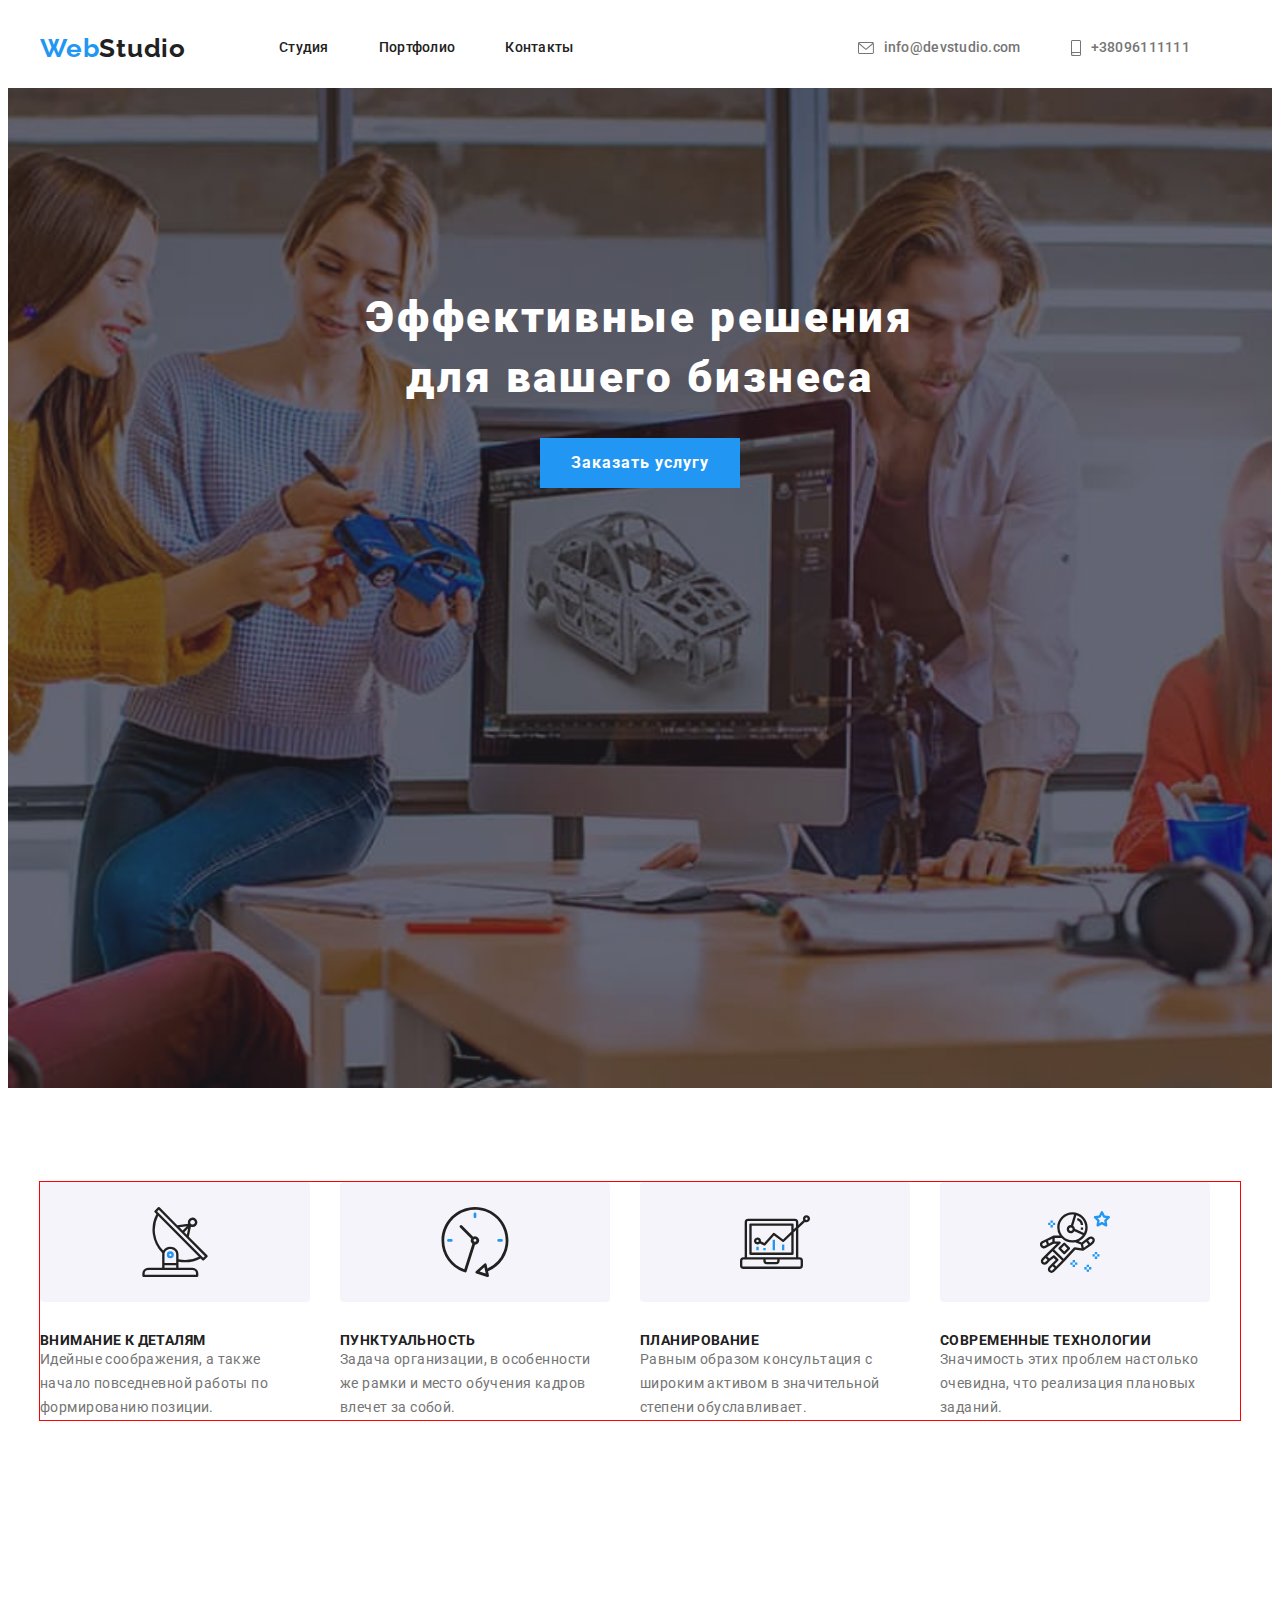
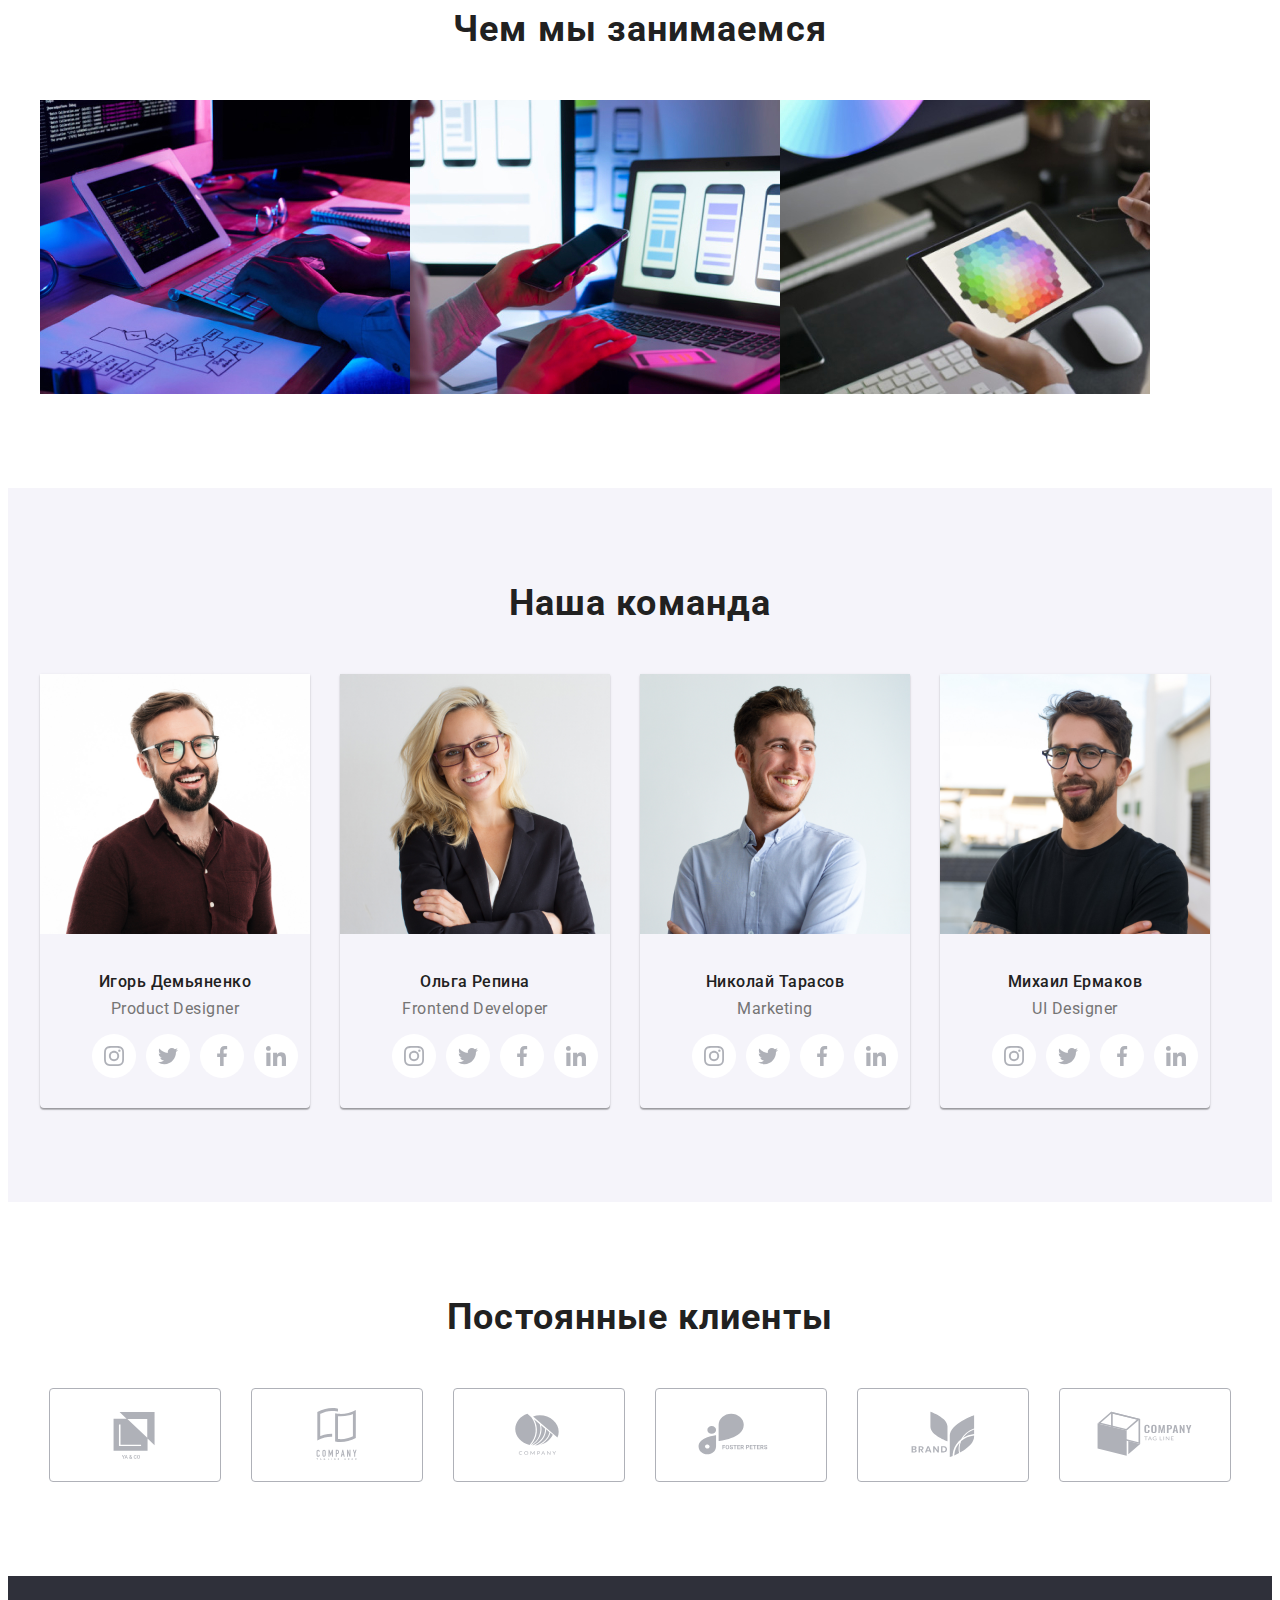
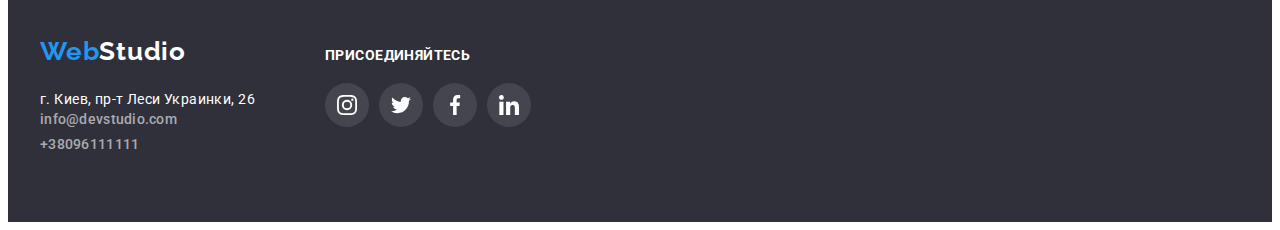
<file: index.html>
<!DOCTYPE html>
<html lang="ru">
  <head>
    <meta charset="UTF-8" />
    <meta http-equiv="X-UA-Compatible" content="IE=edge" />
    <meta name="viewport" content="width=device-width, initial-scale=1.0" />
    <title>Module 02</title>
    <!--Project fonts-->
    <link rel="preconnect" href="https://fonts.googleapis.com" />
    <link rel="preconnect" href="https://fonts.gstatic.com" crossorigin />
    <link
      href="https://fonts.googleapis.com/css2?family=Raleway:wght@700&family=Roboto:wght@400;500;700;900&display=swap"
      rel="stylesheet"
    />
    <!--Normalize-->
    <link
      rel="stylesheet"
      href="https://cdnjs.cloudflare.com/ajax/libs/modern-normalize/1.1.0/modern-normalize.min.css"
      integrity="sha512-wpPYUAdjBVSE4KJnH1VR1HeZfpl1ub8YT/NKx4PuQ5NmX2tKuGu6U/JRp5y+Y8XG2tV+wKQpNHVUX03MfMFn9Q=="
      crossorigin="anonymous"
      referrerpolicy="no-referrer"
    />
    <!--Custom styles-->
    <link rel="stylesheet" href="./css/styles.css" />
  </head>
  <body>
    <!-- Шапка сайта -->
    <header class="header">
      <div class="container header-container">
        <a class="logo" href="index.html" lang="en"> <span class="accent-logo">Web</span>Studio </a>

        <nav class="navigation">
          <ul class="header-list">
            <li class="item">
              <a class="link navigation-link" href="#">Студия</a>
            </li>
            <li class="item">
              <a class="link navigation-link" href="portfolio.html">Портфолио</a>
            </li>
            <li class="item">
              <a class="link navigation-link" href="#">Контакты</a>
            </li>
          </ul>
        </nav>

        <ul class="header-group">
          <li class="item-group">
            <a class="link header-mail" href="mailto:info@devstudio.com">
              <svg class="icon-group" width="16" height="12">
                <use href="./imagest/icon.svg#icon-envelope-hover"></use>
              </svg>
              info@devstudio.com</a
            >
          </li>
          <li class="item-group">
            <a class="link header-phone" href="tel:38096111111">
              <svg class="icon-group" width="10" height="16">
                <use href="./imagest/icon.svg#icon-smartphone"></use>
              </svg>
              +38096111111</a
            >
          </li>
        </ul>
      </div>
    </header>

    <main>
      <!--Секция Герой-->
      <section class="hero-section">
        <div class="container hero-container">
          <h1 class="hero-title">
            Эффективные решения <br />
            для вашего бизнеса
          </h1>
          <button class="hero-button" type="button">Заказать услугу</button>
        </div>
      </section>
      <!--Секция про нас-->
      <section class="about section">
        <div class="container about-container">
          <h2 hidden>Наши особенности</h2>
          <ul class="about-list">
            <li class="about-item">
              <div class="about-background">
                <svg class="about-icon" width="70" height="70">
                  <use href="./imagest/icon.svg#icon-antenna-1"></use>
                </svg>
              </div>
              <h3 class="about-title">Внимание к деталям</h3>
              <p class="about-benefits">
                Идейные соображения, а также начало повседневной работы по формированию позиции.
              </p>
            </li>
            <li class="about-item">
              <div class="about-background">
                <svg class="about-icon" width="70" height="70">
                  <use href="./imagest/icon.svg#icon-clock-1"></use>
                </svg>
              </div>
              <h3 class="about-title">Пунктуальность</h3>
              <p class="about-benefits">
                Задача организации, в особенности же рамки и место обучения кадров влечет за собой.
              </p>
            </li>
            <li class="about-item">
              <div class="about-background">
                <svg class="about-icon" width="70" height="70">
                  <use href="./imagest/icon.svg#icon-diagram-1"></use>
                </svg>
              </div>
              <h3 class="about-title">Планирование</h3>
              <p class="about-benefits">
                Равным образом консультация с широким активом в значительной степени обуславливает.
              </p>
            </li>
            <li class="about-item">
              <div class="about-background">
                <svg class="about-icon" width="70" height="70">
                  <use href="./imagest/icon.svg#icon-astronaut-1"></use>
                </svg>
              </div>
              <h3 class="about-title">Современные технологии</h3>
              <p class="about-benefits">
                Значимость этих проблем настолько очевидна, что реализация плановых заданий.
              </p>
            </li>
          </ul>
        </div>
      </section>
      <!--Секция занятия-->
      <section class="lessons section">
        <div class="container container-lessons">
          <h2 class="lesson-title">Чем мы занимаемся</h2>
          <ul class="lessons-list">
            <li class="item">
              <img
                class="lessons-img"
                src="/imagest/lessons/img-1.jpg"
                alt="набор схемы"
                width="370"
                height="294"
              />
            </li>
            <li class="item">
              <img
                class="lessons-img"
                src="/imagest/lessons/img-2.jpg"
                alt="тестирование приложения"
                width="370"
                height="294"
              />
            </li>
            <li class="item">
              <img
                class="lessons-img"
                src="/imagest/lessons/img-3.jpg"
                alt="разработка дизайна"
                width="370"
                height="294"
              />
            </li>
          </ul>
        </div>
      </section>
      <!--Секция команда-->
      <section class="team-section">
        <div class="container container-team">
          <h2 class="our-team">Наша команда</h2>
          <ul class="team-list">
            <li class="team-item">
              <img
                class="team-img"
                src="/imagest/team/img-1.jpg"
                alt="Игорь Демьяненко"
                width="270"
                height="260"
              />
              <div class="team-text">
                <h3 class="team-name">Игорь Демьяненко</h3>
                <p class="team-position" lang="en">Product Designer</p>
                <ul class="socials">
                  <li class="socials-item">
                    <a
                      class="socials-link"
                      href=""
                      target="blank"
                      rel="noopener noreferrer"
                      aria-label="иконка Instagram"
                    >
                      <svg class="socials-icon" width="20" height="20">
                        <use href="./imagest/icon.svg#icon-instagram-2"></use>
                      </svg>
                    </a>
                  </li>

                  <li class="socials-item">
                    <a
                      class="socials-link"
                      href=""
                      target="blank"
                      rel="noopener noreferrer"
                      aria-label="иконка Twitter"
                    >
                      <svg class="socials-icon" width="20" height="20">
                        <use href="./imagest/icon.svg#icon-twitter-1"></use>
                      </svg>
                    </a>
                  </li>

                  <li class="socials-item">
                    <a
                      class="socials-link"
                      href=""
                      target="blank"
                      rel="noopener noreferrer"
                      aria-label="иконка Facebook"
                    >
                      <svg class="socials-icon" width="20" height="20">
                        <use href="./imagest/icon.svg#icon-facebook-1"></use>
                      </svg>
                    </a>
                  </li>

                  <li class="socials-item">
                    <a
                      class="socials-link"
                      href=""
                      target="blank"
                      rel="noopener noreferrer"
                      aria-label="иконка Linkedin"
                    >
                      <svg class="socials-icon" width="20" height="20">
                        <use href="./imagest/icon.svg#icon-linkedin-1-1"></use>
                      </svg>
                    </a>
                  </li>
                </ul>
              </div>
            </li>

            <li class="team-item">
              <img
                class="team-img"
                src="/imagest/team/img-2.jpg"
                alt="Ольга Репина"
                width="270"
                height="260"
              />
              <div class="team-text">
                <h3 class="team-name">Ольга Репина</h3>
                <p class="team-position" lang="en">Frontend Developer</p>
                <ul class="socials">
                  <li class="socials-item">
                    <a
                      class="socials-link"
                      href=""
                      target="blank"
                      rel="noopener noreferrer"
                      aria-label="иконка Instagram"
                    >
                      <svg class="socials-icon" width="20" height="20">
                        <use href="./imagest/icon.svg#icon-instagram-2"></use>
                      </svg>
                    </a>
                  </li>

                  <li class="socials-item">
                    <a
                      class="socials-link"
                      href=""
                      target="blank"
                      rel="noopener noreferrer"
                      aria-label="иконка Twitter"
                    >
                      <svg class="socials-icon" width="20" height="20">
                        <use href="./imagest/icon.svg#icon-twitter-1"></use>
                      </svg>
                    </a>
                  </li>

                  <li class="socials-item">
                    <a
                      class="socials-link"
                      href=""
                      target="blank"
                      rel="noopener noreferrer"
                      aria-label="иконка Facebook"
                    >
                      <svg class="socials-icon" width="20" height="20">
                        <use href="./imagest/icon.svg#icon-facebook-1"></use>
                      </svg>
                    </a>
                  </li>

                  <li class="socials-item">
                    <a
                      class="socials-link"
                      href=""
                      target="blank"
                      rel="noopener noreferrer"
                      aria-label="иконка Linkedin"
                    >
                      <svg class="socials-icon" width="20" height="20">
                        <use href="./imagest/icon.svg#icon-linkedin-1-1"></use>
                      </svg>
                    </a>
                  </li>
                </ul>
              </div>
            </li>
            <li class="team-item">
              <img
                class="team-img"
                src="/imagest/team/img-3.jpg"
                alt="Николай Тарасов"
                width="270"
                height="260"
              />
              <div class="team-text">
                <h3 class="team-name">Николай Тарасов</h3>
                <p class="team-position" lang="en">Marketing</p>
                <ul class="socials">
                  <li class="socials-item">
                    <a
                      class="socials-link"
                      href=""
                      target="blank"
                      rel="noopener noreferrer"
                      aria-label="иконка Instagram"
                    >
                      <svg class="socials-icon" width="20" height="20">
                        <use href="./imagest/icon.svg#icon-instagram-2"></use>
                      </svg>
                    </a>
                  </li>

                  <li class="socials-item">
                    <a
                      class="socials-link"
                      href=""
                      target="blank"
                      rel="noopener noreferrer"
                      aria-label="иконка Twitter"
                    >
                      <svg class="socials-icon" width="20" height="20">
                        <use href="./imagest/icon.svg#icon-twitter-1"></use>
                      </svg>
                    </a>
                  </li>

                  <li class="socials-item">
                    <a
                      class="socials-link"
                      href=""
                      target="blank"
                      rel="noopener noreferrer"
                      aria-label="иконка Facebook"
                    >
                      <svg class="socials-icon" width="20" height="20">
                        <use href="./imagest/icon.svg#icon-facebook-1"></use>
                      </svg>
                    </a>
                  </li>

                  <li class="socials-item">
                    <a
                      class="socials-link"
                      href=""
                      target="blank"
                      rel="noopener noreferrer"
                      aria-label="иконка Linkedin"
                    >
                      <svg class="socials-icon" width="20" height="20">
                        <use href="./imagest/icon.svg#icon-linkedin-1-1"></use>
                      </svg>
                    </a>
                  </li>
                </ul>
              </div>
            </li>
            <li class="team-item">
              <img
                class="team-img"
                src="/imagest/team/img-4.jpg"
                alt="Михаил Ермаков"
                width="270"
                height="260"
              />
              <div class="team-text">
                <h3 class="team-name">Михаил Ермаков</h3>
                <p class="team-position" lang="en">UI Designer</p>
                <ul class="socials">
                  <li class="socials-item">
                    <a
                      class="socials-link"
                      href=""
                      target="blank"
                      rel="noopener noreferrer"
                      aria-label="иконка Instagram"
                    >
                      <svg class="socials-icon" width="20" height="20">
                        <use href="./imagest/icon.svg#icon-instagram-2"></use>
                      </svg>
                    </a>
                  </li>

                  <li class="socials-item">
                    <a
                      class="socials-link"
                      href=""
                      target="blank"
                      rel="noopener noreferrer"
                      aria-label="иконка Twitter"
                    >
                      <svg class="socials-icon" width="20" height="20">
                        <use href="./imagest/icon.svg#icon-twitter-1"></use>
                      </svg>
                    </a>
                  </li>

                  <li class="socials-item">
                    <a
                      class="socials-link"
                      href=""
                      target="blank"
                      rel="noopener noreferrer"
                      aria-label="иконка Facebook"
                    >
                      <svg class="socials-icon" width="20" height="20">
                        <use href="./imagest/icon.svg#icon-facebook-1"></use>
                      </svg>
                    </a>
                  </li>

                  <li class="socials-item">
                    <a
                      class="socials-link"
                      href=""
                      target="blank"
                      rel="noopener noreferrer"
                      aria-label="иконка Linkedin"
                    >
                      <svg class="socials-icon" width="20" height="20">
                        <use href="./imagest/icon.svg#icon-linkedin-1-1"></use>
                      </svg>
                    </a>
                  </li>
                </ul>
              </div>
            </li>
          </ul>
        </div>
      </section>
    </main>
    <!--Постоянные клиенты-->
    <section class="clients">
      <h2 class="regular-clients">Постоянные клиенты</h2>
      <ul class="clients-list">
        <li class="clients-item">
          <a class="clients-link" href="">
            <svg class="clients-icon" wight="106" height="60">
              <use href="./imagest/icon.svg#icon-logo"></use>
            </svg>
          </a>
        </li>
        <li class="clients-item">
          <a class="clients-link" href="">
            <svg class="clients-icon" wight="106" height="60">
              <use href="./imagest/icon.svg#icon-logo-1"></use>
            </svg>
          </a>
        </li>
        <li class="clients-item">
          <a class="clients-link" href="">
            <svg class="clients-icon" wight="106" height="60">
              <use href="./imagest/icon.svg#icon-logo-2"></use>
            </svg>
          </a>
        </li>
        <li class="clients-item">
          <a class="clients-link" href="">
            <svg class="clients-icon" wight="106" height="60">
              <use href="./imagest/icon.svg#icon-logo-3"></use>
            </svg>
          </a>
        </li>
        <li class="clients-item">
          <a class="clients-link" href="">
            <svg class="clients-icon" wight="106" height="60">
              <use href="./imagest/icon.svg#icon-logo-4"></use>
            </svg>
          </a>
        </li>
        <li class="clients-item">
          <a class="clients-link" href="">
            <svg class="clients-icon" wight="106" height="60">
              <use href="./imagest/icon.svg#icon-logo-5"></use>
            </svg>
          </a>
        </li>
      </ul>
    </section>
    <!--Подвал-->
    <footer class="footer">
      <div class="container footer-container">
        <div class="footer-div">
          <a class="logo-footer" href="index.html" lang="en"
            ><span class="accent-logo">Web</span>Studio
          </a>

          <address class="address-footer">
            г. Киев, пр-т Леси Украинки, 26

            <ul class="footer-list">
              <li class="footer-item">
                <a class="link footer-mail" href="mailto:info@devstudio.com">info@devstudio.com</a>
              </li>
              <li class="footer-item">
                <a class="link footer-phone" href="tel:38096111111">+38096111111</a>
              </li>
            </ul>
          </address>
        </div>

        <div class="footer-footer">
          <h3 class="footer-header">присоединяйтесь</h3>

          <ul class="social">
            <li class="social-item">
              <a
                class="social-link"
                href=""
                target="blank"
                rel="noopener noreferrer"
                aria-label="иконка Instagram"
              >
                <svg class="social-icon" width="20" height="20">
                  <use href="./imagest/icon.svg#icon-instagram-2"></use>
                </svg>
              </a>
            </li>

            <li class="social-item">
              <a
                class="social-link"
                href=""
                target="blank"
                rel="noopener noreferrer"
                aria-label="иконка Twitter"
              >
                <svg class="social-icon" width="20" height="20">
                  <use href="./imagest/icon.svg#icon-twitter-1"></use>
                </svg>
              </a>
            </li>

            <li class="social-item">
              <a
                class="social-link"
                href=""
                target="blank"
                rel="noopener noreferrer"
                aria-label="иконка Facebook"
              >
                <svg class="social-icon" width="20" height="20">
                  <use href="./imagest/icon.svg#icon-facebook-1"></use>
                </svg>
              </a>
            </li>

            <li class="social-item">
              <a
                class="social-link"
                href=""
                target="blank"
                rel="noopener noreferrer"
                aria-label="иконка Linkedin"
              >
                <svg class="social-icon" width="20" height="20">
                  <use href="./imagest/icon.svg#icon-linkedin-1-1"></use>
                </svg>
              </a>
            </li>
          </ul>
        </div>
      </div>
    </footer>
  </body>
</html>
</file>
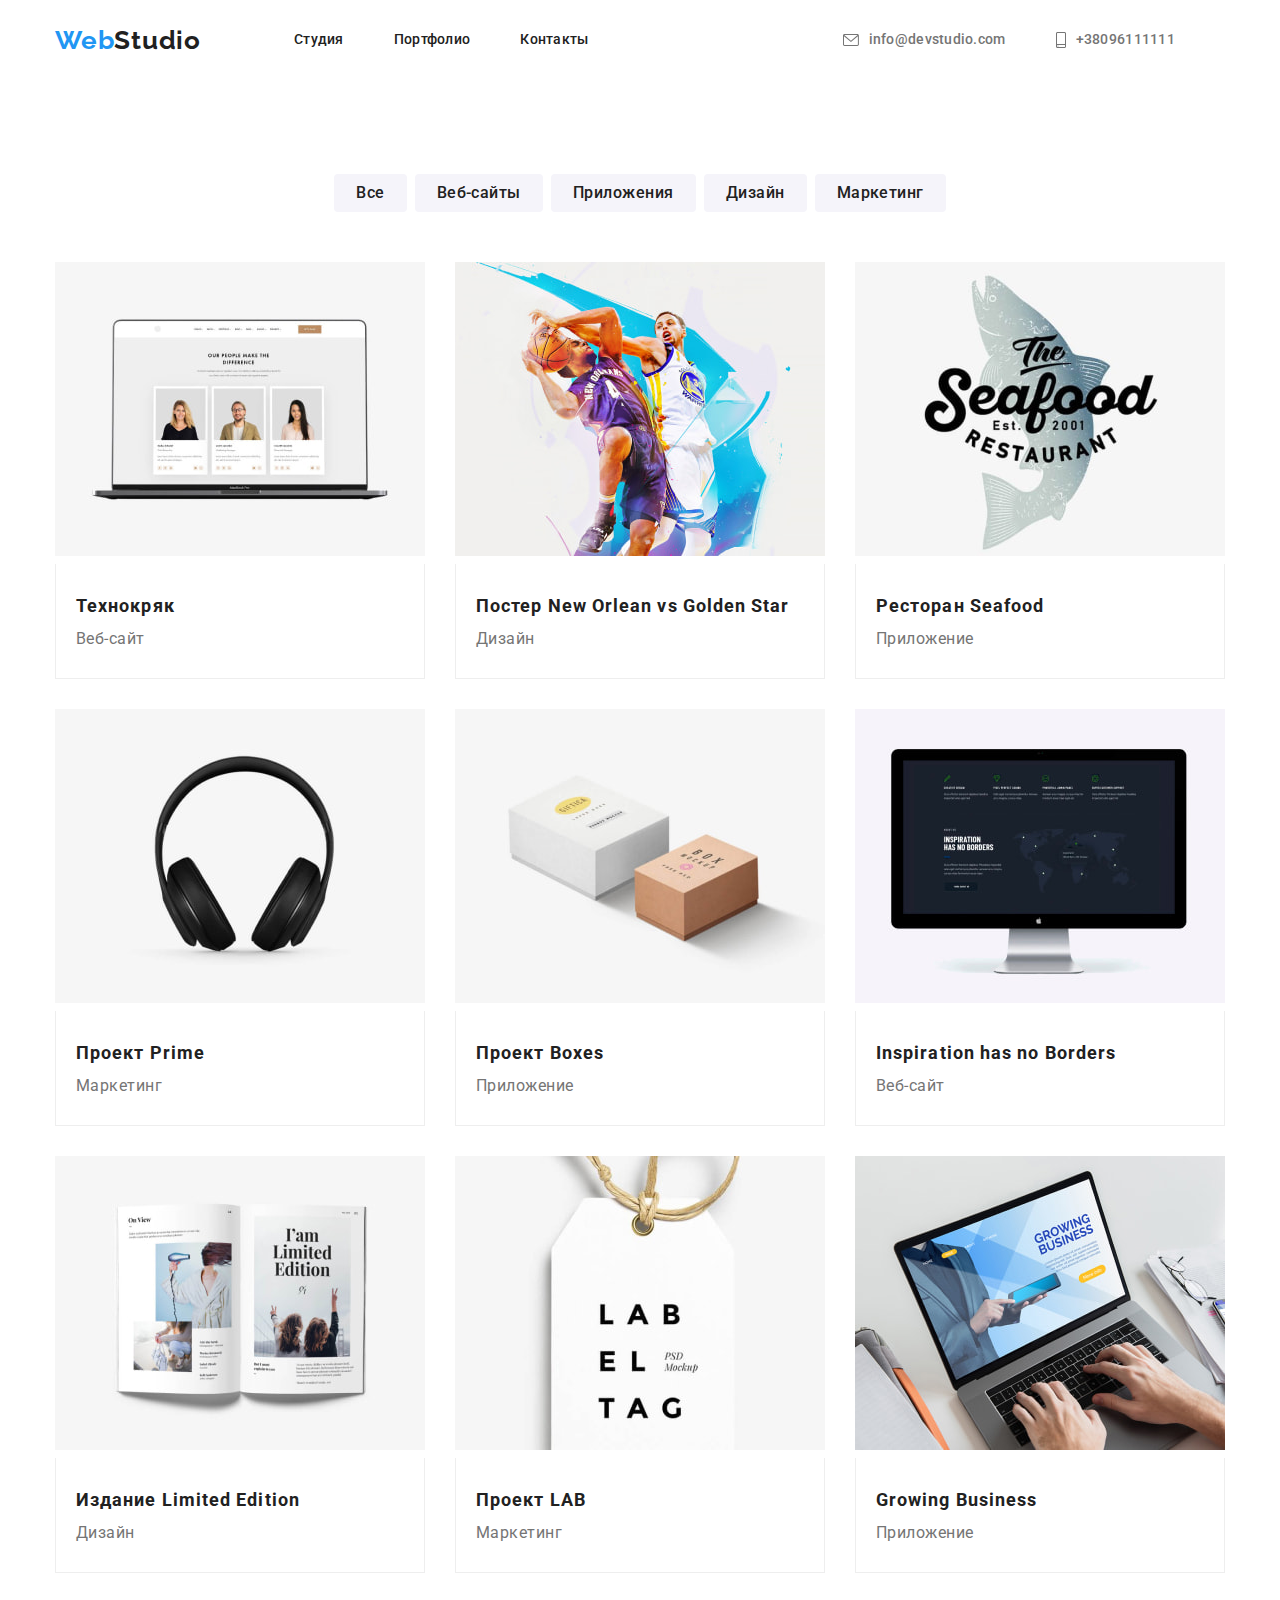
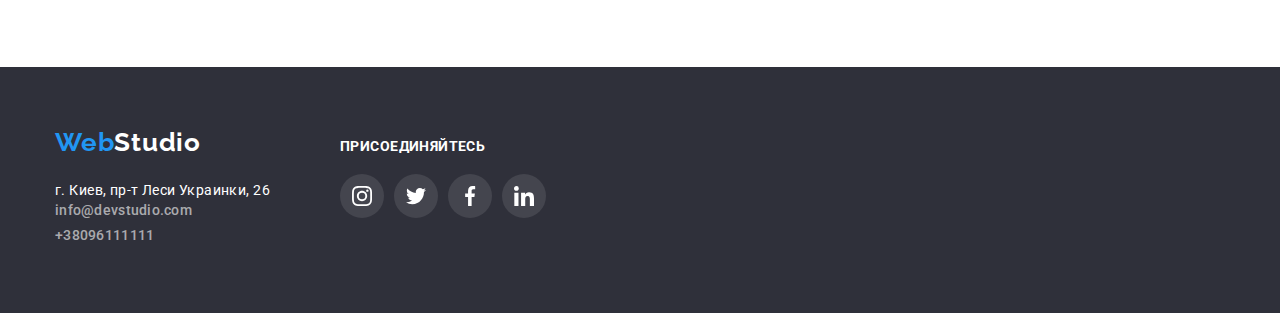
<file: portfolio.html>
<!DOCTYPE html>
<html lang="ru">
  <head>
    <meta charset="UTF-8" />
    <meta http-equiv="X-UA-Compatible" content="IE=edge" />
    <meta name="viewport" content="width=device-width, initial-scale=1.0" />
    <title>Document</title>
    <!--Project fonts-->
    <link rel="preconnect" href="https://fonts.googleapis.com" />
    <link rel="preconnect" href="https://fonts.gstatic.com" crossorigin />
    <link
      href="https://fonts.googleapis.com/css2?family=Raleway:wght@700&family=Roboto:wght@400;500;700;900&display=swap"
      rel="stylesheet"
    />
    <!--Normalize-->
    <link
      rel="stylesheet"
      href="https://cdnjs.cloudflare.com/ajax/libs/modern-normalize/1.1.0/modern-normalize.min.css"
      integrity="sha512-wpPYUAdjBVSE4KJnH1VR1HeZfpl1ub8YT/NKx4PuQ5NmX2tKuGu6U/JRp5y+Y8XG2tV+wKQpNHVUX03MfMFn9Q=="
      crossorigin="anonymous"
      referrerpolicy="no-referrer"
    />
    <link
      rel="stylesheet"
      href="https://cdnjs.cloudflare.com/ajax/libs/modern-normalize/1.1.0/modern-normalize.min.css"
    />
    <!--Custom styles-->
    <link rel="stylesheet" href="./css/styles.css" />
  </head>
  <body>
    <!--Шапка сайта-->
    <header class="header">
      <div class="container header-container">
        <a class="logo" href="/index.html" lang="en"><span class="accent-logo">Web</span>Studio</a>
        <nav class="navigation">
          <ul class="header-list">
            <li class="item">
              <a class="link navigation-link" href="#">Студия</a>
            </li>
            <li class="item">
              <a class="link navigation-link" href="portfolio.html">Портфолио</a>
            </li>
            <li class="item">
              <a class="link navigation-link" href="#">Контакты</a>
            </li>
          </ul>
        </nav>
        <ul class="header-group">
          <li class="item-group">
            <a class="link header-mail" href="mailto:info@devstudio.com">
              <svg class="icon-group" width="16" height="12">
                <use href="./imagest/icon.svg#icon-envelope-hover"></use>
              </svg>
              info@devstudio.com</a>
          </li>
          <li class="item-group">
            <a class="link header-phone" href="tel:38096111111">
              <svg class="icon-group" width="10" height="16">
                <use href="./imagest/icon.svg#icon-smartphone"></use>
              </svg>
              +38096111111</a>
          </li>
        </ul>
      </div>
    </header>
    <!--Наши работы-->
    <main>
      <section class="filters">
        <div class="container">
          <h1 hidden>Порфолио</h1>
          <ul class="filters-list">
            <li class="filters-item">
              <button class="button filters-button" type="button">Все</button>
            </li>
            <li class="filters-item">
              <button class="button filters-button" type="button">Веб-сайты</button>
            </li>
            <li class="filters-item">
              <button class="button filters-button" type="button">Приложения</button>
            </li>
            <li class="filters-item">
              <button class="button filters-button" type="button">Дизайн</button>
            </li>
            <li class="filters-item">
              <button class="button filters-button" type="button">Маркетинг</button>
            </li>
          </ul>

          <ul class="project-list">
            <li class="project-item">
              <img
                class="project-img"
                src="/imagest/portfolio/project.1.jpg"
                alt="люди на экране"
                width="370"
                height="294"
              />
              <div class="project-text">
                <h2 class="project-header">Технокряк</h2>
                <p class="project-paragraph">Веб-сайт</p>
              </div>
            </li>
            <li class="project-item">
              <img
                class="project-img"
                src="/imagest/portfolio/project.2.jpg"
                alt="баскетболисты"
                width="370"
                height="294"
              />
              <div class="project-text">
                <h2 class="project-header">Постер New Orlean vs Golden Star</h2>
                <p class="project-paragraph">Дизайн</p>
              </div>
            </li>
            <li class="project-item">
              <img
                class="project-img"
                src="/imagest/portfolio/project.3.jpg"
                alt="логотип рыбного ресторана"
                width="370"
                height="294"
              />
              <div class="project-text">
                <h2 class="project-header">Ресторан Seafood</h2>
                <p class="project-paragraph">Приложение</p>
              </div>
            </li>
            <li class="project-item">
              <img
                class="project-img"
                src="/imagest/portfolio/project.4.jpg"
                alt="наушники"
                width="370"
                height="294"
              />
              <div class="project-text">
                <h2 class="project-header">Проект Prime</h2>
                <p class="project-paragraph">Маркетинг</p>
              </div>
            </li>
            <li class="project-item">
              <img
                class="project-img"
                src="/imagest/portfolio/project.5.jpg"
                alt="две коробки"
                width="370"
                height="294"
              />
              <div class="project-text">
                <h2 class="project-header">Проект Boxes</h2>
                <p class="project-paragraph">Приложение</p>
              </div>
            </li>
            <li class="project-item">
              <img
                class="project-img"
                src="/imagest/portfolio/project.6.jpg"
                alt="монитор"
                width="370"
                height="294"
              />
              <div class="project-text">
                <h2 class="project-header">Inspiration has no Borders</h2>
                <p class="project-paragraph">Веб-сайт</p>
              </div>
            </li>
            <li class="project-item">
              <img
                class="project-img"
                src="/imagest/portfolio/project.7.jpg"
                alt="глянцевый журнал"
                width="370"
                height="294"
              />
              <div class="project-text">
                <h2 class="project-header">Издание Limited Edition</h2>
                <p class="project-paragraph">Дизайн</p>
              </div>
            </li>
            <li class="project-item">
              <img
                class="project-img"
                src="/imagest/portfolio/project.8.jpg"
                alt="бирка"
                width="370"
                height="294"
              />
              <div class="project-text">
                <h2 class="project-header">Проект LAB</h2>
                <p class="project-paragraph">Маркетинг</p>
              </div>
            </li>
            <li class="project-item">
              <img
                class="project-img"
                src="/imagest/portfolio/project.9.jpg"
                alt="руки на клавиатуре"
                width="370"
                height="294"
              />
              <div class="project-text">
                <h2 class="project-header">Growing Business</h2>
                <p class="project-paragraph">Приложение</p>
              </div>
            </li>
          </ul>
        </div>
      </section>
    </main>
    <!--Подвал-->
  <footer class="footer">
    <div class="container footer-container">
      <div class="footer-div">
        <a class="logo-footer" href="index.html" lang="en"><span class="accent-logo">Web</span>Studio
        </a>
  
        <address class="address-footer">
          г. Киев, пр-т Леси Украинки, 26
  
          <ul class="footer-list">
            <li class="footer-item">
              <a class="link footer-mail" href="mailto:info@devstudio.com">info@devstudio.com</a>
            </li>
            <li class="footer-item">
              <a class="link footer-phone" href="tel:38096111111">+38096111111</a>
            </li>
          </ul>
        </address>
      </div>
  
      <div class="footer-footer">
        <h3 class="footer-header">присоединяйтесь</h3>
  
        <ul class="social">
          <li class="social-item">
            <a class="social-link" href="" target="blank" rel="noopener noreferrer" aria-label="иконка Instagram">
              <svg class="social-icon" width="20" height="20">
                <use href="./imagest/icon.svg#icon-instagram-2"></use>
              </svg>
            </a>
          </li>
  
          <li class="social-item">
            <a class="social-link" href="" target="blank" rel="noopener noreferrer" aria-label="иконка Twitter">
              <svg class="social-icon" width="20" height="20">
                <use href="./imagest/icon.svg#icon-twitter-1"></use>
              </svg>
            </a>
          </li>
  
          <li class="social-item">
            <a class="social-link" href="" target="blank" rel="noopener noreferrer" aria-label="иконка Facebook">
              <svg class="social-icon" width="20" height="20">
                <use href="./imagest/icon.svg#icon-facebook-1"></use>
              </svg>
            </a>
          </li>
  
          <li class="social-item">
            <a class="social-link" href="" target="blank" rel="noopener noreferrer" aria-label="иконка Linkedin">
              <svg class="social-icon" width="20" height="20">
                <use href="./imagest/icon.svg#icon-linkedin-1-1"></use>
              </svg>
            </a>
          </li>
        </ul>
      </div>
    </div>
  </footer>
  </body>
  
  </html>
</file>
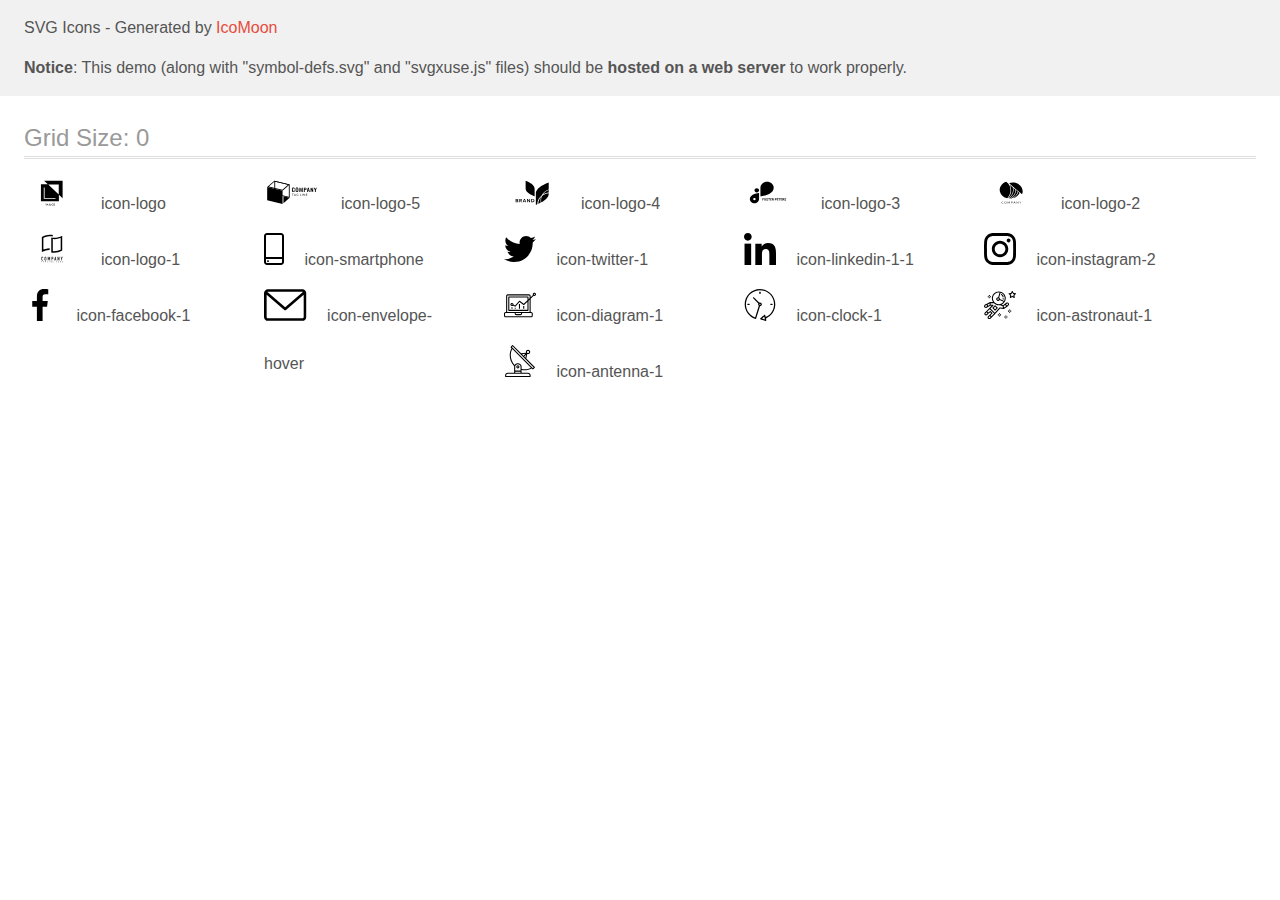
<file: imagest/icons/icomoon/demo-external-svg.html>
<!doctype html>
<html>
<head>
    <title>IcoMoon - SVG Icons</title>
    <meta charset="utf-8">
    <meta name="viewport" content="width=device-width, initial-scale=1">
    <link rel="stylesheet" href="demo-files/demo.css">
    <link rel="stylesheet" href="style.css">
</head>
<body>
<header class="bgc1 clearfix">
<div class="mhl">
    <p>SVG Icons - Generated by <a href="https://icomoon.io/app">IcoMoon</a></p><p><strong>Notice</strong>: This demo (along with "symbol-defs.svg" and "svgxuse.js" files) should be <b>hosted on a web server</b> to work properly.</p>
</div>
</header>
    <div class="clearfix mhl ptl">
        <h1 class="mvm mtn fgc1">Grid Size: 0</h1>
        <div class="glyph fs1">
            <div class="clearfix pbs">
                <svg class="icon icon-logo"><use xlink:href="symbol-defs.svg#icon-logo"></use></svg><span class="name"> icon-logo</span>
            </div>
        </div>
        <div class="glyph fs1">
            <div class="clearfix pbs">
                <svg class="icon icon-logo-5"><use xlink:href="symbol-defs.svg#icon-logo-5"></use></svg><span class="name"> icon-logo-5</span>
            </div>
        </div>
        <div class="glyph fs1">
            <div class="clearfix pbs">
                <svg class="icon icon-logo-4"><use xlink:href="symbol-defs.svg#icon-logo-4"></use></svg><span class="name"> icon-logo-4</span>
            </div>
        </div>
        <div class="glyph fs1">
            <div class="clearfix pbs">
                <svg class="icon icon-logo-3"><use xlink:href="symbol-defs.svg#icon-logo-3"></use></svg><span class="name"> icon-logo-3</span>
            </div>
        </div>
        <div class="glyph fs1">
            <div class="clearfix pbs">
                <svg class="icon icon-logo-2"><use xlink:href="symbol-defs.svg#icon-logo-2"></use></svg><span class="name"> icon-logo-2</span>
            </div>
        </div>
        <div class="glyph fs1">
            <div class="clearfix pbs">
                <svg class="icon icon-logo-1"><use xlink:href="symbol-defs.svg#icon-logo-1"></use></svg><span class="name"> icon-logo-1</span>
            </div>
        </div>
        <div class="glyph fs1">
            <div class="clearfix pbs">
                <svg class="icon icon-smartphone"><use xlink:href="symbol-defs.svg#icon-smartphone"></use></svg><span class="name"> icon-smartphone</span>
            </div>
        </div>
        <div class="glyph fs1">
            <div class="clearfix pbs">
                <svg class="icon icon-twitter-1"><use xlink:href="symbol-defs.svg#icon-twitter-1"></use></svg><span class="name"> icon-twitter-1</span>
            </div>
        </div>
        <div class="glyph fs1">
            <div class="clearfix pbs">
                <svg class="icon icon-linkedin-1-1"><use xlink:href="symbol-defs.svg#icon-linkedin-1-1"></use></svg><span class="name"> icon-linkedin-1-1</span>
            </div>
        </div>
        <div class="glyph fs1">
            <div class="clearfix pbs">
                <svg class="icon icon-instagram-2"><use xlink:href="symbol-defs.svg#icon-instagram-2"></use></svg><span class="name"> icon-instagram-2</span>
            </div>
        </div>
        <div class="glyph fs1">
            <div class="clearfix pbs">
                <svg class="icon icon-facebook-1"><use xlink:href="symbol-defs.svg#icon-facebook-1"></use></svg><span class="name"> icon-facebook-1</span>
            </div>
        </div>
        <div class="glyph fs1">
            <div class="clearfix pbs">
                <svg class="icon icon-envelope-hover"><use xlink:href="symbol-defs.svg#icon-envelope-hover"></use></svg><span class="name"> icon-envelope-hover</span>
            </div>
        </div>
        <div class="glyph fs1">
            <div class="clearfix pbs">
                <svg class="icon icon-diagram-1"><use xlink:href="symbol-defs.svg#icon-diagram-1"></use></svg><span class="name"> icon-diagram-1</span>
            </div>
        </div>
        <div class="glyph fs1">
            <div class="clearfix pbs">
                <svg class="icon icon-clock-1"><use xlink:href="symbol-defs.svg#icon-clock-1"></use></svg><span class="name"> icon-clock-1</span>
            </div>
        </div>
        <div class="glyph fs1">
            <div class="clearfix pbs">
                <svg class="icon icon-astronaut-1"><use xlink:href="symbol-defs.svg#icon-astronaut-1"></use></svg><span class="name"> icon-astronaut-1</span>
            </div>
        </div>
        <div class="glyph fs1">
            <div class="clearfix pbs">
                <svg class="icon icon-antenna-1"><use xlink:href="symbol-defs.svg#icon-antenna-1"></use></svg><span class="name"> icon-antenna-1</span>
            </div>
        </div>
  </div>
<script defer src="svgxuse.js"></script>
</body>
</html>
</file>
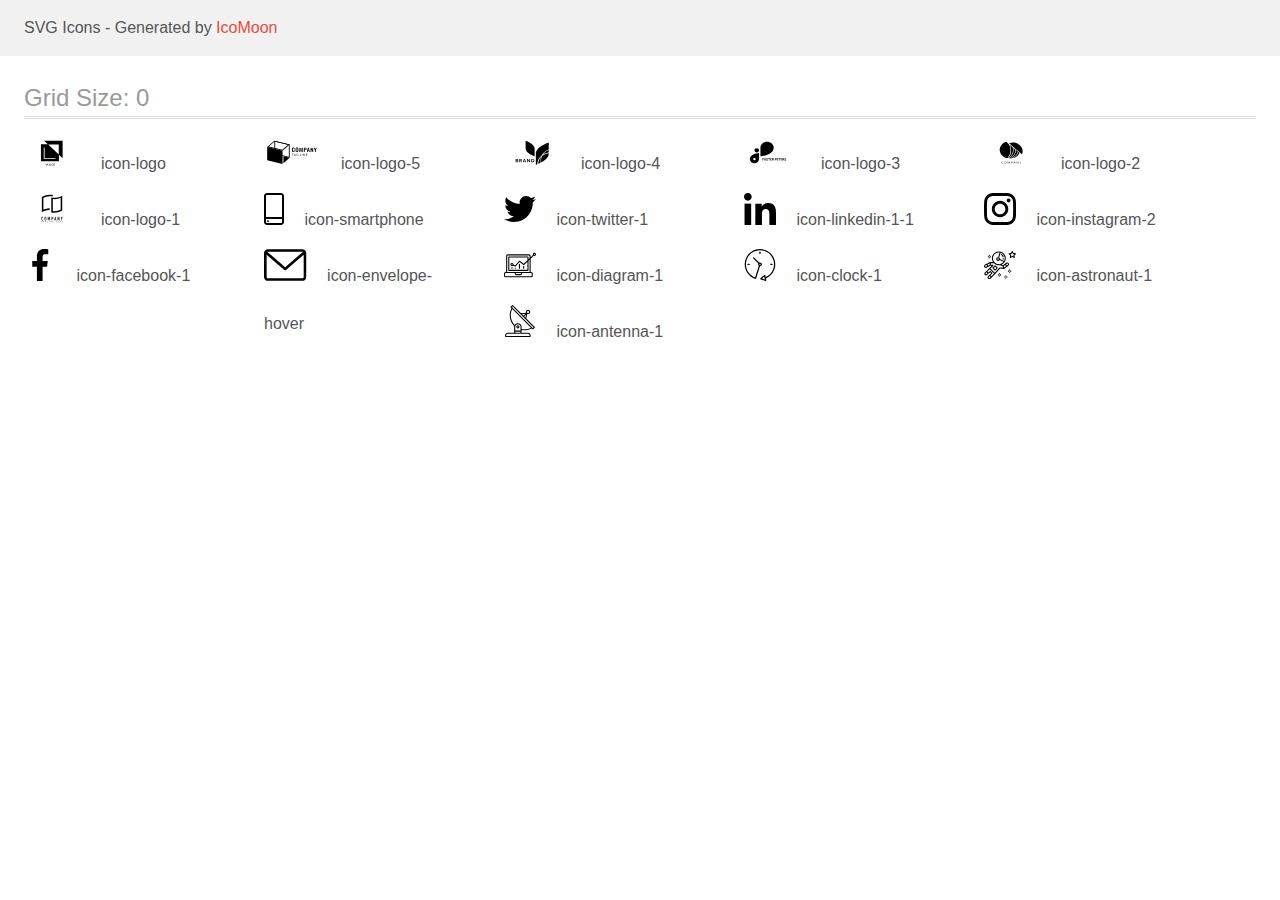
<file: imagest/icons/icomoon/demo.html>
<!doctype html>
<html>
<head>
    <title>IcoMoon - SVG Icons</title>
    <meta charset="utf-8">
    <meta name="viewport" content="width=device-width, initial-scale=1">
    <link rel="stylesheet" href="demo-files/demo.css">
    <link rel="stylesheet" href="style.css">
</head>
<body>
<svg aria-hidden="true" style="position: absolute; width: 0; height: 0; overflow: hidden;" version="1.1" xmlns="http://www.w3.org/2000/svg" xmlns:xlink="http://www.w3.org/1999/xlink">
<defs>
<symbol id="icon-logo" viewBox="0 0 57 32">
<path d="M20.267 3.733l3.738 3.538-6.938-0.004v17.166h18.133v-6.564l3.733 3.534v-17.671h-18.667zM35.036 17.455l-10.597-10.032h10.597v10.032zM31.746 21.923h-11.81v-11.545h0.835v10.764h10.975v0.782zM22.725 26.72l-0.436 0.898-0.436-0.898h-0.366l0.637 1.198v0.698h0.331v-0.698l0.635-1.198h-0.365zM23.273 28.615l0.154-0.441h0.734l0.155 0.441h0.344l-0.717-1.896h-0.296l-0.716 1.896h0.342zM23.794 27.122l0.275 0.786h-0.549l0.275-0.786zM25.531 27.863c-0.048 0.073-0.072 0.153-0.072 0.241 0 0.16 0.056 0.29 0.168 0.389s0.263 0.148 0.451 0.148 0.349-0.051 0.484-0.152l0.107 0.126h0.367l-0.279-0.329c0.109-0.149 0.164-0.341 0.164-0.574h-0.275c0 0.128-0.026 0.243-0.079 0.348l-0.366-0.432 0.129-0.094c0.091-0.066 0.157-0.132 0.197-0.198s0.060-0.14 0.060-0.219c0-0.12-0.044-0.22-0.133-0.301s-0.201-0.122-0.339-0.122c-0.153 0-0.274 0.043-0.365 0.13s-0.135 0.203-0.135 0.352c0 0.061 0.014 0.124 0.043 0.189s0.081 0.144 0.155 0.237c-0.141 0.101-0.235 0.188-0.283 0.262zM26.386 28.282c-0.093 0.071-0.193 0.107-0.299 0.107-0.095 0-0.17-0.027-0.227-0.082s-0.085-0.126-0.085-0.214c0-0.102 0.052-0.192 0.156-0.271l0.040-0.029 0.414 0.488zM26.046 27.442c-0.089-0.11-0.134-0.202-0.134-0.275 0-0.063 0.018-0.116 0.055-0.158s0.085-0.063 0.147-0.063c0.057 0 0.105 0.018 0.142 0.053s0.056 0.077 0.056 0.126c0 0.075-0.027 0.136-0.081 0.184l-0.040 0.033-0.145 0.099zM29.132 28.472c0.13-0.114 0.205-0.272 0.224-0.474h-0.328c-0.017 0.135-0.059 0.232-0.124 0.29s-0.162 0.087-0.292 0.087c-0.142 0-0.249-0.054-0.323-0.161s-0.109-0.264-0.109-0.469v-0.168c0.002-0.202 0.041-0.355 0.117-0.46s0.188-0.158 0.331-0.158c0.123 0 0.217 0.030 0.28 0.091s0.104 0.158 0.12 0.294h0.328c-0.021-0.207-0.095-0.368-0.223-0.482s-0.296-0.171-0.505-0.171c-0.155 0-0.293 0.037-0.411 0.111s-0.209 0.179-0.272 0.315c-0.063 0.136-0.095 0.294-0.095 0.473v0.177c0.003 0.174 0.035 0.328 0.098 0.46s0.151 0.234 0.266 0.306c0.115 0.071 0.249 0.107 0.4 0.107 0.216 0 0.389-0.056 0.52-0.169zM31.068 28.206c0.064-0.141 0.096-0.304 0.096-0.49v-0.105c-0.001-0.185-0.034-0.347-0.099-0.486s-0.158-0.247-0.277-0.32c-0.119-0.075-0.256-0.112-0.41-0.112s-0.292 0.038-0.411 0.113c-0.119 0.075-0.211 0.183-0.277 0.324s-0.098 0.305-0.098 0.49v0.107c0.001 0.181 0.034 0.342 0.099 0.48s0.159 0.246 0.279 0.322c0.121 0.075 0.258 0.112 0.411 0.112 0.155 0 0.293-0.037 0.411-0.112s0.212-0.183 0.276-0.323zM30.716 27.135c0.080 0.112 0.12 0.273 0.12 0.483v0.099c0 0.214-0.040 0.376-0.119 0.487s-0.19 0.167-0.336 0.167c-0.144 0-0.257-0.057-0.339-0.171s-0.121-0.275-0.121-0.483v-0.109c0.002-0.204 0.043-0.362 0.122-0.473s0.192-0.168 0.335-0.168c0.146 0 0.258 0.056 0.337 0.168z"></path>
</symbol>
<symbol id="icon-logo-5" viewBox="0 0 57 32">
<path d="M28.493 14.618c-0.236-0.315-0.349-0.686-0.323-1.061v-1.538c0-0.471 0.107-0.83 0.321-1.075s0.581-0.367 1.102-0.366c0.489 0 0.836 0.104 1.042 0.313 0.224 0.266 0.333 0.592 0.308 0.92v0.361h-0.875v-0.366c0.003-0.12-0.005-0.24-0.025-0.358-0.013-0.081-0.057-0.156-0.125-0.213-0.090-0.061-0.203-0.091-0.317-0.083-0.12-0.008-0.239 0.024-0.333 0.088-0.076 0.063-0.127 0.145-0.145 0.235-0.025 0.126-0.037 0.253-0.034 0.38v1.866c-0.014 0.18 0.025 0.36 0.112 0.524 0.044 0.055 0.104 0.099 0.175 0.127s0.149 0.038 0.226 0.029c0.112 0.008 0.223-0.022 0.31-0.084 0.071-0.061 0.117-0.141 0.13-0.227 0.020-0.124 0.030-0.249 0.027-0.374v-0.379h0.875v0.346c0.025 0.342-0.082 0.682-0.303 0.967-0.201 0.228-0.544 0.343-1.047 0.343s-0.884-0.122-1.1-0.375z"></path>
<path d="M32.137 14.633c-0.221-0.239-0.332-0.588-0.332-1.050v-1.617c0-0.457 0.11-0.802 0.332-1.037s0.591-0.351 1.109-0.35c0.515 0 0.882 0.117 1.103 0.35 0.221 0.235 0.333 0.58 0.333 1.037v1.617c0 0.457-0.112 0.807-0.337 1.048s-0.591 0.361-1.1 0.361c-0.509 0-0.886-0.122-1.109-0.36zM33.654 14.245c0.079-0.15 0.115-0.314 0.105-0.479v-1.98c0.010-0.161-0.025-0.322-0.103-0.469-0.044-0.057-0.106-0.101-0.179-0.129s-0.152-0.037-0.231-0.027c-0.079-0.009-0.159 0-0.231 0.028s-0.135 0.072-0.18 0.129c-0.080 0.146-0.116 0.308-0.105 0.469v1.99c-0.011 0.165 0.025 0.329 0.105 0.479 0.051 0.050 0.114 0.091 0.185 0.119s0.147 0.042 0.225 0.042c0.078 0 0.154-0.014 0.225-0.042s0.134-0.068 0.185-0.119v-0.009z"></path>
<path d="M35.735 10.626h0.942l0.708 2.984 0.725-2.984h0.917l0.092 4.308h-0.678l-0.072-2.994-0.699 2.994h-0.544l-0.725-3.005-0.067 3.005h-0.685l0.085-4.308z"></path>
<path d="M40.176 10.626h1.468c0.846 0 1.268 0.408 1.268 1.223 0 0.781-0.445 1.171-1.335 1.17h-0.5v1.915h-0.906l0.005-4.308zM41.43 12.467c0.090 0.010 0.18 0.003 0.266-0.021s0.165-0.063 0.232-0.115c0.104-0.146 0.15-0.316 0.13-0.486 0.005-0.131-0.010-0.263-0.044-0.391-0.013-0.043-0.036-0.083-0.067-0.118s-0.070-0.065-0.114-0.087c-0.126-0.052-0.265-0.076-0.404-0.069h-0.352v1.287h0.352z"></path>
<path d="M44.218 10.626h0.973l0.998 4.308h-0.844l-0.197-0.993h-0.868l-0.203 0.993h-0.857l0.998-4.308zM45.050 13.441l-0.339-1.808-0.339 1.808h0.678z"></path>
<path d="M46.996 10.626h0.634l1.214 2.457v-2.457h0.752v4.308h-0.603l-1.221-2.565v2.565h-0.777l0.002-4.308z"></path>
<path d="M51.357 13.291l-1.009-2.659h0.85l0.616 1.708 0.578-1.708h0.832l-0.997 2.659v1.642h-0.87v-1.642z"></path>
<path d="M29.892 16.817v0.225h-0.739v1.75h-0.31v-1.75h-0.743v-0.225h1.792z"></path>
<path d="M32.209 18.793h-0.239c-0.024 0.001-0.048-0.005-0.067-0.019-0.018-0.011-0.032-0.027-0.040-0.045l-0.214-0.469h-1.026l-0.214 0.469c-0.006 0.020-0.017 0.038-0.033 0.053-0.019 0.013-0.043 0.020-0.067 0.019h-0.239l0.906-1.976h0.315l0.917 1.968zM30.709 18.059h0.855l-0.362-0.804c-0.027-0.061-0.049-0.123-0.067-0.186-0.013 0.038-0.024 0.073-0.034 0.105l-0.033 0.083-0.359 0.802z"></path>
<path d="M33.771 18.599c0.057 0.003 0.114 0.003 0.17 0 0.049-0.004 0.097-0.012 0.145-0.023 0.044-0.009 0.088-0.021 0.13-0.036 0.040-0.014 0.080-0.031 0.121-0.048v-0.444h-0.362c-0.009 0-0.018-0.001-0.026-0.003s-0.016-0.007-0.023-0.012c-0.006-0.004-0.011-0.010-0.014-0.016s-0.005-0.013-0.004-0.020v-0.152h0.703v0.757c-0.057 0.035-0.118 0.067-0.181 0.094-0.065 0.028-0.132 0.050-0.201 0.067-0.074 0.019-0.15 0.032-0.227 0.041-0.088 0.008-0.176 0.013-0.264 0.012-0.156 0.001-0.311-0.024-0.457-0.073-0.136-0.047-0.259-0.117-0.362-0.206-0.101-0.090-0.18-0.196-0.234-0.313-0.057-0.131-0.085-0.27-0.083-0.41-0.002-0.141 0.026-0.281 0.082-0.413 0.052-0.117 0.132-0.224 0.234-0.313 0.103-0.089 0.227-0.159 0.362-0.205 0.155-0.050 0.32-0.075 0.486-0.074 0.084-0 0.169 0.006 0.252 0.017 0.074 0.010 0.146 0.027 0.216 0.050 0.063 0.021 0.124 0.047 0.181 0.078 0.056 0.031 0.108 0.065 0.158 0.103l-0.087 0.122c-0.007 0.011-0.017 0.021-0.029 0.027s-0.027 0.010-0.041 0.010c-0.020-0.001-0.040-0.006-0.056-0.016-0.027-0.013-0.056-0.028-0.089-0.047-0.038-0.021-0.079-0.039-0.121-0.053-0.054-0.019-0.11-0.033-0.167-0.044-0.076-0.012-0.153-0.018-0.23-0.017-0.12-0.001-0.238 0.017-0.35 0.055-0.101 0.035-0.192 0.088-0.266 0.156-0.075 0.071-0.132 0.155-0.169 0.246-0.081 0.214-0.081 0.445 0 0.659 0.040 0.093 0.101 0.178 0.181 0.249 0.074 0.068 0.164 0.121 0.265 0.156 0.115 0.034 0.237 0.047 0.359 0.039z"></path>
<path d="M36.659 18.567h0.989v0.225h-1.292v-1.976h0.31l-0.007 1.75z"></path>
<path d="M38.678 18.792h-0.31v-1.976h0.31v1.976z"></path>
<path d="M39.83 16.826c0.018 0.009 0.034 0.021 0.047 0.036l1.324 1.489c-0.002-0.023-0.002-0.047 0-0.070 0-0.022 0-0.044 0-0.064v-1.408h0.27v1.984h-0.156c-0.023 0.002-0.046-0.002-0.067-0.011-0.019-0.010-0.035-0.023-0.049-0.038l-1.323-1.488c0 0.023 0 0.045 0 0.067s0 0.042 0 0.061v1.408h-0.259v-1.976h0.161c0.017 0 0.035 0.003 0.051 0.009z"></path>
<path d="M43.753 16.817v0.217h-1.098v0.652h0.89v0.21h-0.89v0.674h1.098v0.217h-1.417v-1.971h1.417z"></path>
<path d="M11.286 4.616l13.757 3.372v11.818l-13.757-3.371v-11.819zM10.404 3.609v13.401l15.52 3.806v-13.399l-15.52-3.807z"></path>
<path d="M18.722 27.036l-15.522-3.809v-13.399l15.522 3.807v13.401z"></path>
<path d="M10.661 4.465l13.578 3.33-5.774 4.987-13.58-3.332 5.776-4.985zM10.404 3.609l-7.204 6.219 15.522 3.807 7.202-6.219-15.52-3.807z"></path>
<path d="M19.595 26.282l6.329-5.465-6.329-1.553v7.018z"></path>
</symbol>
<symbol id="icon-logo-4" viewBox="0 0 57 32">
<path d="M14.27 23.859c0.13 0.147 0.199 0.332 0.196 0.521 0.007 0.123-0.017 0.247-0.070 0.361s-0.132 0.216-0.233 0.297c-0.252 0.175-0.565 0.26-0.881 0.24h-1.549v-3.302h1.517c0.299-0.018 0.596 0.059 0.84 0.219 0.098 0.075 0.176 0.17 0.227 0.277s0.074 0.224 0.068 0.341c0.009 0.182-0.054 0.361-0.176 0.505-0.118 0.131-0.28 0.222-0.462 0.258 0.205 0.034 0.391 0.134 0.523 0.282zM12.454 23.36h0.648c0.147 0.010 0.294-0.029 0.412-0.11 0.049-0.040 0.087-0.090 0.111-0.146s0.034-0.116 0.028-0.176c0.005-0.060-0.005-0.12-0.029-0.175s-0.061-0.106-0.108-0.147c-0.122-0.083-0.273-0.123-0.425-0.111h-0.638v0.866zM13.578 24.627c0.052-0.041 0.093-0.093 0.12-0.151s0.038-0.121 0.034-0.184c0.004-0.064-0.008-0.127-0.035-0.186s-0.069-0.111-0.121-0.153c-0.127-0.086-0.283-0.128-0.44-0.119h-0.68v0.908h0.689c0.155 0.008 0.309-0.032 0.435-0.114z"></path>
<path d="M17.371 25.278l-0.844-1.291h-0.317v1.291h-0.726v-3.302h1.374c0.346-0.022 0.689 0.078 0.957 0.281 0.192 0.179 0.308 0.415 0.327 0.666s-0.061 0.499-0.224 0.7c-0.17 0.178-0.401 0.296-0.655 0.336l0.898 1.32h-0.789zM16.21 23.538h0.594c0.412 0 0.618-0.167 0.618-0.5 0.004-0.068-0.007-0.136-0.033-0.2s-0.066-0.122-0.118-0.171c-0.13-0.099-0.298-0.147-0.467-0.134h-0.601l0.007 1.005z"></path>
<path d="M21.339 24.614h-1.446l-0.255 0.665h-0.761l1.328-3.265h0.823l1.323 3.265h-0.761l-0.25-0.665zM21.145 24.114l-0.529-1.394-0.529 1.394h1.057z"></path>
<path d="M26.305 25.278h-0.721l-1.616-2.245v2.245h-0.719v-3.302h0.719l1.616 2.258v-2.258h0.721v3.302z"></path>
<path d="M30.417 24.488c-0.149 0.249-0.376 0.452-0.652 0.582-0.314 0.145-0.662 0.217-1.013 0.208h-1.283v-3.302h1.283c0.351-0.008 0.698 0.061 1.013 0.203 0.276 0.127 0.503 0.328 0.652 0.576 0.148 0.269 0.226 0.565 0.226 0.866s-0.077 0.598-0.226 0.866zM29.593 24.409c0.206-0.219 0.319-0.499 0.319-0.788s-0.113-0.569-0.319-0.788c-0.249-0.199-0.573-0.3-0.902-0.281h-0.5v2.137h0.5c0.329 0.019 0.654-0.082 0.902-0.281z"></path>
<path d="M21.79 3.609c0 0 9.301 3.215 9.103 7.867v7.869c0 0-9.294-3.217-9.1-7.869l-0.004-7.867z"></path>
<path d="M39.179 17.503c1.757-1.107 3.788-1.792 5.909-1.994v-2.463c-2.444 0.862-4.517 2.426-5.909 4.457z"></path>
<path d="M38.124 18.245c1.438-2.651 3.93-4.696 6.964-5.715v-7.098c0 0-13.245 4.58-12.965 11.205v11.203c0 0 0.59-0.205 1.519-0.589 0-0.358 0-0.719 0.042-1.082 0.274-3.076 1.871-5.926 4.44-7.924z"></path>
<path d="M36.864 22.407c0.070-0.777 0.225-1.546 0.463-2.294-1.599 1.725-2.568 3.866-2.77 6.122-0.019 0.213-0.030 0.426-0.035 0.645 0.752-0.331 1.628-0.744 2.548-1.229-0.235-1.067-0.304-2.159-0.206-3.244z"></path>
<path d="M37.391 22.447c-0.088 0.982-0.033 1.969 0.164 2.938 3.619-1.983 7.685-5.046 7.528-8.748v-0.323c-2.585 0.265-5.004 1.3-6.885 2.946-0.44 1.020-0.712 2.094-0.807 3.188z"></path>
</symbol>
<symbol id="icon-logo-3" viewBox="0 0 57 32">
<path d="M12.878 11.255h-0.002c-1.279 0-2.316 0.921-2.316 2.058v0.001c0 1.137 1.037 2.058 2.316 2.058h0.002c1.279 0 2.316-0.921 2.316-2.058v-0.001c0-1.137-1.037-2.058-2.316-2.058z"></path>
<path d="M29.971 10.597c-0.004-1.579-0.711-3.092-1.967-4.208s-2.958-1.745-4.735-1.749v0c-1.777 0.003-3.48 0.631-4.737 1.748s-1.964 2.63-1.968 4.209v8.706c0 0 13.405-1.327 13.406-8.704v-0.001z"></path>
<path d="M5.867 22.16c0.003 1.098 0.496 2.151 1.369 2.928s2.058 1.215 3.294 1.218c1.236-0.003 2.42-0.441 3.294-1.218s1.366-1.829 1.37-2.927v-6.057c0 0-9.327 0.924-9.327 6.056zM10.53 23.245c-0.242 0-0.478-0.064-0.678-0.183s-0.357-0.289-0.45-0.487c-0.092-0.198-0.117-0.417-0.069-0.627s0.163-0.404 0.334-0.556c0.171-0.152 0.388-0.255 0.625-0.297s0.482-0.020 0.706 0.062c0.223 0.082 0.414 0.221 0.548 0.4s0.206 0.388 0.206 0.603c0.001 0.143-0.031 0.284-0.092 0.417s-0.151 0.252-0.264 0.353c-0.114 0.101-0.248 0.182-0.397 0.236s-0.308 0.083-0.468 0.083v-0.004z"></path>
<path d="M19.956 22.647h-0.9v0.93h-0.469v-2.275h1.481v0.38h-1.012v0.588h0.9v0.378zM22.209 22.491c0 0.224-0.040 0.42-0.119 0.589s-0.193 0.299-0.341 0.391c-0.147 0.092-0.316 0.137-0.506 0.137-0.189 0-0.357-0.045-0.505-0.136s-0.262-0.22-0.344-0.387c-0.081-0.169-0.122-0.363-0.123-0.581v-0.112c0-0.224 0.040-0.421 0.12-0.591 0.081-0.171 0.195-0.302 0.342-0.392 0.148-0.092 0.317-0.137 0.506-0.137s0.358 0.046 0.505 0.137c0.148 0.091 0.262 0.221 0.342 0.392 0.081 0.17 0.122 0.366 0.122 0.589v0.102zM21.734 22.388c0-0.238-0.043-0.42-0.128-0.544s-0.207-0.186-0.366-0.186c-0.157 0-0.279 0.061-0.364 0.184-0.085 0.122-0.129 0.301-0.13 0.538v0.111c0 0.232 0.043 0.412 0.128 0.541s0.208 0.192 0.369 0.192c0.157 0 0.278-0.061 0.363-0.184 0.084-0.124 0.127-0.304 0.128-0.541v-0.111zM23.73 22.98c0-0.089-0.031-0.156-0.094-0.203-0.063-0.048-0.175-0.098-0.337-0.15-0.163-0.053-0.291-0.105-0.386-0.156-0.258-0.14-0.387-0.328-0.387-0.564 0-0.123 0.034-0.232 0.103-0.328 0.070-0.097 0.169-0.172 0.298-0.227 0.13-0.054 0.276-0.081 0.438-0.081 0.163 0 0.307 0.030 0.434 0.089 0.127 0.058 0.226 0.141 0.295 0.248s0.106 0.229 0.106 0.366h-0.469c0-0.104-0.033-0.185-0.098-0.242s-0.158-0.087-0.277-0.087c-0.115 0-0.204 0.024-0.267 0.073-0.064 0.048-0.095 0.111-0.095 0.191 0 0.074 0.037 0.136 0.111 0.186 0.075 0.050 0.185 0.097 0.33 0.141 0.267 0.080 0.461 0.18 0.583 0.298s0.183 0.267 0.183 0.444c0 0.197-0.075 0.352-0.223 0.464-0.149 0.111-0.349 0.167-0.602 0.167-0.175 0-0.334-0.032-0.478-0.095-0.144-0.065-0.254-0.153-0.33-0.264s-0.113-0.241-0.113-0.388h0.47c0 0.251 0.15 0.377 0.45 0.377 0.111 0 0.198-0.022 0.261-0.067 0.063-0.046 0.094-0.109 0.094-0.191zM26.231 21.682h-0.697v1.895h-0.469v-1.895h-0.687v-0.38h1.853v0.38zM27.869 22.591h-0.9v0.609h1.056v0.377h-1.525v-2.275h1.522v0.38h-1.053v0.542h0.9v0.367zM29.142 22.744h-0.373v0.833h-0.469v-2.275h0.845c0.269 0 0.476 0.060 0.622 0.18s0.219 0.289 0.219 0.508c0 0.155-0.034 0.285-0.102 0.389-0.067 0.103-0.168 0.185-0.305 0.247l0.492 0.93v0.022h-0.503l-0.427-0.833zM28.769 22.365h0.378c0.118 0 0.209-0.030 0.273-0.089 0.065-0.060 0.097-0.143 0.097-0.248 0-0.107-0.031-0.192-0.092-0.253-0.060-0.061-0.154-0.092-0.28-0.092h-0.377v0.683zM31.609 22.775v0.802h-0.469v-2.275h0.887c0.171 0 0.321 0.031 0.45 0.094s0.23 0.152 0.3 0.267c0.070 0.115 0.105 0.245 0.105 0.392 0 0.223-0.077 0.399-0.23 0.528-0.152 0.128-0.363 0.192-0.633 0.192h-0.411zM31.609 22.396h0.419c0.124 0 0.218-0.029 0.283-0.088 0.066-0.058 0.098-0.142 0.098-0.25 0-0.111-0.033-0.202-0.098-0.27s-0.156-0.104-0.272-0.106h-0.43v0.714zM34.575 22.591h-0.9v0.609h1.056v0.377h-1.525v-2.275h1.522v0.38h-1.053v0.542h0.9v0.367zM36.75 21.682h-0.697v1.895h-0.469v-1.895h-0.688v-0.38h1.853v0.38zM38.387 22.591h-0.9v0.609h1.056v0.377h-1.525v-2.275h1.522v0.38h-1.053v0.542h0.9v0.367zM39.661 22.744h-0.373v0.833h-0.469v-2.275h0.845c0.269 0 0.476 0.060 0.622 0.18s0.219 0.289 0.219 0.508c0 0.155-0.034 0.285-0.102 0.389-0.067 0.103-0.168 0.185-0.305 0.247l0.492 0.93v0.022h-0.503l-0.427-0.833zM39.287 22.365h0.378c0.118 0 0.209-0.030 0.273-0.089 0.065-0.060 0.097-0.143 0.097-0.248 0-0.107-0.031-0.192-0.092-0.253-0.060-0.061-0.154-0.092-0.28-0.092h-0.377v0.683zM42.042 22.98c0-0.089-0.031-0.156-0.094-0.203-0.063-0.048-0.175-0.098-0.337-0.15-0.163-0.053-0.291-0.105-0.386-0.156-0.258-0.14-0.388-0.328-0.388-0.564 0-0.123 0.034-0.232 0.103-0.328 0.070-0.097 0.169-0.172 0.298-0.227 0.13-0.054 0.276-0.081 0.438-0.081 0.163 0 0.307 0.030 0.434 0.089 0.127 0.058 0.226 0.141 0.295 0.248 0.071 0.107 0.106 0.229 0.106 0.366h-0.469c0-0.104-0.033-0.185-0.098-0.242s-0.158-0.087-0.277-0.087c-0.115 0-0.204 0.024-0.267 0.073-0.064 0.048-0.095 0.111-0.095 0.191 0 0.074 0.037 0.136 0.111 0.186 0.075 0.050 0.185 0.097 0.33 0.141 0.267 0.080 0.461 0.18 0.583 0.298s0.183 0.267 0.183 0.444c0 0.197-0.074 0.352-0.223 0.464-0.149 0.111-0.349 0.167-0.602 0.167-0.175 0-0.334-0.032-0.478-0.095-0.144-0.065-0.254-0.153-0.33-0.264-0.075-0.111-0.112-0.241-0.112-0.388h0.47c0 0.251 0.15 0.377 0.45 0.377 0.111 0 0.198-0.022 0.261-0.067 0.063-0.046 0.094-0.109 0.094-0.191z"></path>
</symbol>
<symbol id="icon-logo-2" viewBox="0 0 57 32">
<path d="M19.417 26.187c0.008 0 0.017 0.002 0.025 0.005s0.015 0.007 0.020 0.013l0.116 0.111c-0.090 0.090-0.202 0.162-0.327 0.211-0.147 0.053-0.305 0.079-0.464 0.076-0.149 0.003-0.298-0.021-0.436-0.071-0.125-0.045-0.237-0.113-0.329-0.2-0.094-0.089-0.166-0.194-0.212-0.308-0.051-0.127-0.076-0.261-0.074-0.396-0.002-0.135 0.025-0.27 0.080-0.397 0.051-0.115 0.127-0.22 0.225-0.308 0.099-0.087 0.218-0.155 0.349-0.201 0.143-0.048 0.296-0.072 0.449-0.071 0.143-0.003 0.285 0.019 0.417 0.064 0.115 0.043 0.221 0.104 0.313 0.178l-0.097 0.119c-0.007 0.008-0.015 0.016-0.025 0.021-0.012 0.007-0.025 0.010-0.039 0.009-0.015-0.001-0.030-0.005-0.042-0.013l-0.052-0.032-0.073-0.040c-0.031-0.015-0.064-0.028-0.097-0.039-0.043-0.013-0.087-0.024-0.132-0.032-0.057-0.009-0.115-0.013-0.173-0.013-0.111-0.001-0.22 0.017-0.323 0.053-0.096 0.034-0.182 0.084-0.253 0.149-0.073 0.069-0.128 0.15-0.164 0.238-0.041 0.101-0.061 0.207-0.060 0.313-0.002 0.108 0.018 0.216 0.060 0.318 0.035 0.087 0.090 0.167 0.161 0.236 0.067 0.064 0.149 0.114 0.241 0.147 0.095 0.034 0.197 0.051 0.3 0.050 0.059 0.001 0.119-0.003 0.177-0.010 0.096-0.010 0.188-0.039 0.269-0.085 0.041-0.023 0.079-0.049 0.115-0.078 0.015-0.012 0.035-0.020 0.055-0.020z"></path>
<path d="M22.776 25.629c0.002 0.134-0.025 0.267-0.078 0.393-0.047 0.114-0.122 0.218-0.219 0.305s-0.214 0.155-0.344 0.2c-0.285 0.094-0.599 0.094-0.884 0-0.129-0.046-0.245-0.114-0.342-0.201-0.097-0.089-0.172-0.194-0.221-0.308-0.105-0.255-0.105-0.533 0-0.787 0.050-0.115 0.125-0.22 0.221-0.31 0.097-0.084 0.214-0.15 0.342-0.193 0.284-0.096 0.6-0.096 0.884 0 0.129 0.046 0.246 0.114 0.343 0.201 0.096 0.088 0.17 0.191 0.22 0.304 0.054 0.127 0.080 0.261 0.078 0.395zM22.47 25.629c0.002-0.107-0.016-0.214-0.055-0.316-0.033-0.087-0.086-0.168-0.156-0.236-0.068-0.065-0.152-0.116-0.246-0.149-0.207-0.069-0.436-0.069-0.643 0-0.094 0.033-0.178 0.084-0.246 0.149-0.071 0.068-0.125 0.149-0.157 0.236-0.074 0.206-0.074 0.426 0 0.632 0.033 0.087 0.086 0.168 0.157 0.236 0.068 0.065 0.152 0.115 0.246 0.148 0.207 0.067 0.435 0.067 0.643 0 0.093-0.033 0.177-0.083 0.246-0.148 0.070-0.069 0.123-0.149 0.156-0.236 0.039-0.102 0.058-0.209 0.055-0.316z"></path>
<path d="M25.067 25.96l0.030 0.071c0.012-0.025 0.022-0.048 0.033-0.071 0.011-0.024 0.024-0.047 0.038-0.070l0.743-1.174c0.015-0.020 0.028-0.033 0.042-0.037 0.020-0.005 0.040-0.007 0.061-0.006h0.22v1.909h-0.26v-1.404c0-0.018 0-0.038 0-0.059-0.001-0.022-0.001-0.044 0-0.066l-0.747 1.19c-0.009 0.018-0.025 0.033-0.044 0.043s-0.041 0.016-0.064 0.016h-0.042c-0.023 0-0.045-0.005-0.064-0.016s-0.034-0.026-0.044-0.044l-0.769-1.198c0 0.023 0 0.046 0 0.068s0 0.043 0 0.061v1.404h-0.252v-1.905h0.22c0.021-0.001 0.041 0.001 0.061 0.006 0.018 0.008 0.032 0.021 0.041 0.037l0.759 1.175c0.015 0.022 0.028 0.045 0.038 0.068z"></path>
<path d="M27.864 25.865v0.715h-0.291v-1.906h0.649c0.122-0.002 0.244 0.012 0.362 0.042 0.094 0.023 0.181 0.064 0.256 0.119 0.065 0.052 0.114 0.116 0.145 0.187 0.034 0.078 0.051 0.161 0.049 0.244 0.001 0.084-0.017 0.167-0.054 0.244-0.035 0.073-0.089 0.138-0.157 0.191-0.075 0.057-0.162 0.1-0.257 0.126-0.113 0.031-0.232 0.046-0.35 0.044l-0.352-0.005zM27.864 25.66h0.352c0.076 0.001 0.153-0.009 0.225-0.029 0.060-0.018 0.115-0.046 0.163-0.082 0.044-0.035 0.078-0.078 0.099-0.126 0.024-0.051 0.036-0.105 0.035-0.16 0.003-0.053-0.007-0.106-0.029-0.155s-0.057-0.094-0.102-0.13c-0.111-0.075-0.251-0.112-0.391-0.102h-0.352v0.786z"></path>
<path d="M31.772 26.583h-0.23c-0.023 0.001-0.046-0.006-0.064-0.018-0.017-0.012-0.029-0.027-0.038-0.044l-0.198-0.461h-0.993l-0.205 0.461c-0.008 0.017-0.020 0.032-0.036 0.043-0.018 0.013-0.042 0.020-0.065 0.019h-0.23l0.872-1.909h0.302l0.884 1.909zM30.333 25.874h0.82l-0.346-0.777c-0.026-0.058-0.048-0.118-0.065-0.179l-0.034 0.1c-0.010 0.030-0.022 0.058-0.032 0.081l-0.343 0.776z"></path>
<path d="M33.029 24.682c0.017 0.008 0.032 0.020 0.044 0.034l1.272 1.439c0-0.023 0-0.046 0-0.067s0-0.043 0-0.063v-1.352h0.26v1.909h-0.145c-0.021 0.001-0.041-0.003-0.060-0.011-0.018-0.009-0.034-0.021-0.047-0.035l-1.271-1.438c0.001 0.022 0.001 0.044 0 0.066 0 0.021 0 0.040 0 0.058v1.361h-0.26v-1.909h0.154c0.018-0 0.036 0.003 0.052 0.009z"></path>
<path d="M36.748 25.823v0.758h-0.291v-0.758l-0.804-1.15h0.26c0.022-0.001 0.045 0.005 0.063 0.016 0.016 0.012 0.029 0.027 0.039 0.043l0.503 0.742c0.020 0.032 0.038 0.061 0.052 0.088s0.026 0.054 0.036 0.081l0.038-0.082c0.014-0.030 0.031-0.059 0.049-0.087l0.496-0.747c0.010-0.015 0.023-0.028 0.038-0.040 0.017-0.013 0.040-0.020 0.063-0.019h0.263l-0.806 1.155z"></path>
<path d="M24.923 21.47c0.127 0.014 0.255 0.025 0.384 0.035 1.962-0.763 3.622-2.011 4.772-3.588s1.74-3.415 1.695-5.282l-2.162-1.879c0.44 1.988 0.234 4.043-0.594 5.935s-2.245 3.547-4.094 4.779z"></path>
<path d="M24.151 21.383l0.058 0.010c1.975-1.228 3.482-2.942 4.323-4.921s0.981-4.133 0.4-6.181l-3.080-2.676c1.246 2.2 1.747 4.661 1.446 7.098s-1.393 4.75-3.147 6.67z"></path>
<path d="M34.596 14.841c-0.523 2.052-1.794 3.902-3.624 5.276-0.534 0.404-1.111 0.763-1.722 1.074 1.49-0.38 2.859-1.053 4.003-1.966s2.030-2.042 2.592-3.3l-1.249-1.084z"></path>
<path d="M34.106 14.539l-1.778-1.545c-0.034 1.762-0.61 3.483-1.669 4.986s-2.562 2.731-4.352 3.559h0.009c0.399-0 0.798-0.021 1.194-0.062 1.673-0.593 3.151-1.537 4.303-2.748s1.94-2.65 2.295-4.189z"></path>
<path d="M24.409 6.486l-2.122-1.846c-1.897 0.637-3.528 1.756-4.68 3.212s-1.772 3.179-1.778 4.946v0c0.007 1.952 0.763 3.846 2.149 5.383s3.322 2.628 5.501 3.101c1.946-2.060 3.085-4.605 3.252-7.266s-0.647-5.299-2.323-7.53z"></path>
<path d="M39.008 14.255c-0.008-2.316-1.070-4.535-2.955-6.173s-4.439-2.561-7.105-2.567c-1.232-0.001-2.453 0.196-3.602 0.582l12.99 11.286c0.445-0.998 0.673-2.058 0.672-3.128z"></path>
</symbol>
<symbol id="icon-logo-1" viewBox="0 0 57 32">
<path d="M26.727 3.165h-0.073c-0.112-0.007-0.224-0.010-0.336-0.012v0h-0.243c-0.212 0-0.428 0.005-0.642 0.016-0.016-0.001-0.032-0.001-0.049 0-1.944 0.11-3.848 0.596-5.609 1.431l-0.231 0.111v11.809l0.54-0.183c0.474-0.163 0.978-0.309 1.5-0.445 1.411-0.362 2.861-0.555 4.317-0.574v1.551c-0.193 0.001-0.38 0.007-0.568 0.016h-0.045c-1.121 0.061-2.233 0.232-3.322 0.51-1.378 0.345-2.708 0.863-3.957 1.542v-15.145c1.298-0.757 2.695-1.325 4.151-1.688 1.278-0.33 2.593-0.5 3.913-0.504h0.228c0.273 0.007 0.538 0.019 0.788 0.038 0.658 0.046 1.31 0.15 1.95 0.311v1.527c-0.621-0.145-1.253-0.24-1.889-0.285-0.013-0.001-0.026-0.002-0.039-0.003-0.132-0.011-0.263-0.022-0.386-0.022zM29.415 4.726c0.339 0.026 0.689 0.038 1.044 0.038 1.388-0.005 2.769-0.182 4.114-0.528 1.378-0.346 2.706-0.865 3.956-1.543v14.875c-1.298 0.756-2.696 1.325-4.153 1.688-1.279 0.329-2.593 0.498-3.913 0.503-1 0.008-1.997-0.11-2.968-0.35v-14.971c0.229 0.053 0.465 0.102 0.706 0.142 0.394 0.066 0.81 0.115 1.214 0.145zM36.985 4.841l-0.54 0.182c-0.497 0.167-0.997 0.316-1.5 0.449-1.465 0.377-2.971 0.57-4.483 0.575-0.352 0-0.676-0.010-0.989-0.030l-0.43-0.028v12.148l0.37 0.033c0.343 0.030 0.696 0.045 1.052 0.045 1.191-0.005 2.377-0.159 3.531-0.457 0.95-0.238 1.874-0.57 2.759-0.991l0.231-0.111v-11.813z"></path>
<path d="M19.060 24.113c-0.078-0.080-0.171-0.144-0.274-0.186s-0.214-0.061-0.326-0.057c-0.119-0.002-0.237 0.021-0.347 0.065-0.101 0.040-0.193 0.101-0.27 0.178s-0.135 0.17-0.174 0.271c-0.042 0.107-0.063 0.22-0.062 0.335v2.023c-0.005 0.143 0.022 0.284 0.080 0.415 0.048 0.104 0.117 0.196 0.202 0.271 0.081 0.068 0.176 0.117 0.278 0.144 0.098 0.028 0.2 0.042 0.302 0.042 0.113 0.001 0.224-0.023 0.326-0.070 0.101-0.044 0.193-0.108 0.27-0.187 0.075-0.079 0.135-0.171 0.177-0.271 0.043-0.102 0.065-0.212 0.065-0.323v-0.226h-0.529v0.18c0.002 0.062-0.009 0.123-0.031 0.18-0.017 0.043-0.043 0.082-0.077 0.114-0.033 0.026-0.070 0.046-0.111 0.058-0.036 0.012-0.073 0.018-0.111 0.019-0.047 0.006-0.095-0.002-0.139-0.021s-0.081-0.049-0.11-0.088c-0.050-0.081-0.074-0.176-0.070-0.271v-1.887c-0.003-0.105 0.019-0.208 0.065-0.302 0.027-0.043 0.066-0.077 0.112-0.098s0.097-0.030 0.147-0.024c0.046-0.002 0.091 0.008 0.132 0.028s0.077 0.049 0.104 0.086c0.059 0.078 0.090 0.173 0.088 0.271v0.175h0.524v-0.206c0.001-0.121-0.021-0.241-0.065-0.354-0.039-0.106-0.099-0.203-0.177-0.285z"></path>
<path d="M22.202 24.090c-0.169-0.142-0.381-0.221-0.602-0.222-0.108 0-0.215 0.020-0.316 0.057-0.103 0.037-0.198 0.093-0.279 0.165-0.088 0.079-0.158 0.175-0.205 0.283-0.053 0.124-0.079 0.257-0.077 0.392v1.941c-0.004 0.137 0.023 0.272 0.077 0.397 0.048 0.104 0.118 0.197 0.205 0.271 0.081 0.075 0.176 0.133 0.279 0.171 0.101 0.037 0.208 0.056 0.316 0.057s0.215-0.020 0.316-0.057c0.105-0.038 0.202-0.096 0.286-0.171 0.084-0.076 0.152-0.168 0.2-0.271 0.054-0.125 0.081-0.261 0.077-0.397v-1.941c0.003-0.135-0.024-0.268-0.077-0.392-0.047-0.107-0.115-0.203-0.2-0.283zM21.955 26.706c0.004 0.052-0.003 0.104-0.021 0.152s-0.047 0.092-0.084 0.128c-0.070 0.059-0.158 0.091-0.249 0.091s-0.179-0.032-0.249-0.091c-0.037-0.036-0.066-0.080-0.084-0.128s-0.025-0.101-0.021-0.152v-1.941c-0.004-0.052 0.003-0.104 0.021-0.152s0.047-0.092 0.084-0.128c0.070-0.059 0.158-0.091 0.249-0.091s0.179 0.032 0.249 0.091c0.037 0.036 0.066 0.080 0.084 0.128s0.025 0.101 0.021 0.152v1.941z"></path>
<path d="M26.329 27.573v-3.674h-0.509l-0.668 1.945h-0.009l-0.673-1.945h-0.503v3.674h0.525v-2.235h0.009l0.514 1.58h0.262l0.518-1.58h0.009v2.235h0.525z"></path>
<path d="M29.311 24.157c-0.081-0.091-0.183-0.16-0.297-0.201-0.123-0.040-0.251-0.059-0.38-0.057h-0.78v3.674h0.523v-1.435h0.27c0.163 0.007 0.326-0.027 0.472-0.1 0.119-0.066 0.218-0.163 0.287-0.281 0.061-0.098 0.101-0.206 0.12-0.32 0.021-0.138 0.030-0.278 0.028-0.418 0.005-0.176-0.012-0.353-0.051-0.525-0.035-0.127-0.101-0.243-0.193-0.338zM29.041 25.277c-0.002 0.067-0.019 0.132-0.049 0.191-0.030 0.056-0.077 0.102-0.135 0.129-0.078 0.035-0.162 0.050-0.247 0.046h-0.239v-1.249h0.27c0.081-0.004 0.162 0.012 0.236 0.046 0.054 0.031 0.097 0.079 0.123 0.136 0.029 0.065 0.044 0.134 0.046 0.205 0 0.077 0 0.159 0 0.244s0.005 0.174 0 0.252h-0.005z"></path>
<path d="M31.791 23.899h-0.429l-0.809 3.674h0.523l0.154-0.789h0.714l0.154 0.789h0.524l-0.83-3.674zM31.308 26.283l0.258-1.332h0.009l0.256 1.332h-0.524z"></path>
<path d="M35.173 26.112h-0.009l-0.791-2.213h-0.503v3.674h0.523v-2.209h0.011l0.8 2.209h0.492v-3.674h-0.523v2.213z"></path>
<path d="M38.372 23.899l-0.421 1.461h-0.011l-0.421-1.461h-0.554l0.719 2.121v1.553h0.524v-1.553l0.719-2.121h-0.554z"></path>
<path d="M17.6 28.61h0.252v0.708h0.171v-0.708h0.251v-0.145h-0.675v0.145z"></path>
<path d="M19.721 28.465l-0.331 0.853h0.182l0.070-0.194h0.34l0.073 0.194h0.186l-0.339-0.853h-0.182zM19.694 28.981l0.116-0.316 0.116 0.316h-0.232z"></path>
<path d="M21.818 29.004h0.197v0.11c-0.058 0.046-0.129 0.071-0.202 0.072-0.034 0.002-0.069-0.004-0.1-0.019s-0.059-0.036-0.081-0.063c-0.045-0.065-0.068-0.143-0.063-0.222 0-0.19 0.082-0.285 0.246-0.285 0.043-0.004 0.086 0.007 0.121 0.032s0.061 0.062 0.072 0.104l0.169-0.033c-0.036-0.167-0.156-0.251-0.362-0.251-0.11-0.003-0.216 0.036-0.298 0.11-0.043 0.042-0.076 0.094-0.097 0.15s-0.030 0.117-0.025 0.178c-0.005 0.117 0.034 0.231 0.109 0.32 0.042 0.043 0.092 0.077 0.148 0.098s0.116 0.031 0.176 0.027c0.134 0.004 0.263-0.045 0.362-0.136v-0.336h-0.37v0.144z"></path>
<path d="M23.959 28.465h-0.173v0.853h0.598v-0.145h-0.425v-0.708z"></path>
<path d="M25.769 28.465h-0.173v0.853h0.173v-0.853z"></path>
<path d="M27.539 29.035l-0.349-0.57h-0.167v0.853h0.161v-0.557l0.343 0.557h0.171v-0.853h-0.158v0.57z"></path>
<path d="M29.14 28.943h0.425v-0.145h-0.425v-0.187h0.457v-0.145h-0.63v0.853h0.648v-0.145h-0.475v-0.231z"></path>
<path d="M33.020 28.802h-0.336v-0.336h-0.171v0.853h0.171v-0.373h0.336v0.373h0.171v-0.853h-0.171v0.336z"></path>
<path d="M34.629 28.943h0.426v-0.145h-0.426v-0.187h0.459v-0.145h-0.63v0.853h0.646v-0.145h-0.475v-0.231z"></path>
<path d="M36.812 28.943c0.148-0.023 0.224-0.102 0.224-0.237 0.004-0.036-0.001-0.073-0.016-0.106s-0.038-0.062-0.068-0.083c-0.077-0.039-0.163-0.056-0.25-0.050h-0.362v0.853h0.171v-0.357h0.034c0.037-0.002 0.073 0.004 0.107 0.019 0.025 0.015 0.046 0.037 0.061 0.062l0.186 0.271h0.205l-0.104-0.167c-0.046-0.082-0.111-0.153-0.189-0.205zM36.64 28.825h-0.127v-0.214h0.135c0.059-0.005 0.118 0.002 0.174 0.020 0.012 0.011 0.022 0.025 0.029 0.040s0.009 0.032 0.009 0.049c-0.001 0.017-0.005 0.033-0.013 0.048s-0.019 0.027-0.032 0.037c-0.056 0.017-0.115 0.024-0.174 0.020z"></path>
<path d="M38.458 28.943h0.425v-0.145h-0.425v-0.187h0.459v-0.145h-0.631v0.853h0.648v-0.145h-0.475v-0.231z"></path>
</symbol>
<symbol id="icon-smartphone" viewBox="0 0 20 32">
<path d="M17 0h-14c-1.654 0-3 1.346-3 3v26c0 1.654 1.346 3 3 3h14c1.654 0 3-1.346 3-3v-26c0-1.654-1.346-3-3-3zM3 2h14c0.552 0 1 0.448 1 1v21h-16v-21c0-0.552 0.448-1 1-1zM17 30h-14c-0.552 0-1-0.448-1-1v-3h16v3c0 0.552-0.448 1-1 1z"></path>
<path d="M4.707 27.478c0.391 0.365 0.391 0.956 0 1.321s-1.024 0.365-1.414 0c-0.391-0.365-0.391-0.956 0-1.321s1.024-0.365 1.414 0z"></path>
</symbol>
<symbol id="icon-twitter-1" viewBox="0 0 32 32">
<path d="M32 6.078c-1.19 0.522-2.458 0.868-3.78 1.036 1.36-0.812 2.398-2.088 2.886-3.626-1.268 0.756-2.668 1.29-4.16 1.588-1.204-1.282-2.92-2.076-4.792-2.076-3.632 0-6.556 2.948-6.556 6.562 0 0.52 0.044 1.020 0.152 1.496-5.454-0.266-10.28-2.88-13.522-6.862-0.566 0.982-0.898 2.106-0.898 3.316 0 2.272 1.17 4.286 2.914 5.452-1.054-0.020-2.088-0.326-2.964-0.808 0 0.020 0 0.046 0 0.072 0 3.188 2.274 5.836 5.256 6.446-0.534 0.146-1.116 0.216-1.72 0.216-0.42 0-0.844-0.024-1.242-0.112 0.85 2.598 3.262 4.508 6.13 4.57-2.232 1.746-5.066 2.798-8.134 2.798-0.538 0-1.054-0.024-1.57-0.090 2.906 1.874 6.35 2.944 10.064 2.944 12.072 0 18.672-10 18.672-18.668 0-0.29-0.010-0.57-0.024-0.848 1.302-0.924 2.396-2.078 3.288-3.406z"></path>
</symbol>
<symbol id="icon-linkedin-1-1" viewBox="0 0 32 32">
<path d="M31.992 32v-0.001h0.008v-11.736c0-5.741-1.236-10.164-7.948-10.164-3.227 0-5.392 1.771-6.276 3.449h-0.093v-2.913h-6.364v21.364h6.627v-10.579c0-2.785 0.528-5.479 3.977-5.479 3.399 0 3.449 3.179 3.449 5.657v10.401h6.62z"></path>
<path d="M0.528 10.636h6.635v21.364h-6.635v-21.364z"></path>
<path d="M3.843 0c-2.121 0-3.843 1.721-3.843 3.843s1.721 3.879 3.843 3.879c2.121 0 3.843-1.757 3.843-3.879-0.001-2.121-1.723-3.843-3.843-3.843v0z"></path>
</symbol>
<symbol id="icon-instagram-2" viewBox="0 0 32 32">
<path d="M31.969 9.408c-0.075-1.7-0.35-2.869-0.744-3.882-0.406-1.075-1.032-2.038-1.851-2.838-0.8-0.813-1.769-1.444-2.832-1.844-1.019-0.394-2.182-0.669-3.882-0.744-1.713-0.081-2.257-0.1-6.601-0.1s-4.888 0.019-6.595 0.094c-1.7 0.075-2.869 0.35-3.882 0.744-1.075 0.406-2.038 1.031-2.838 1.85-0.813 0.8-1.444 1.769-1.844 2.832-0.394 1.019-0.669 2.182-0.744 3.882-0.081 1.713-0.1 2.257-0.1 6.601s0.019 4.888 0.094 6.595c0.075 1.7 0.35 2.869 0.744 3.882 0.406 1.075 1.038 2.038 1.85 2.838 0.8 0.813 1.769 1.444 2.832 1.844 1.019 0.394 2.182 0.669 3.882 0.744 1.706 0.075 2.25 0.094 6.595 0.094s4.888-0.019 6.595-0.094c1.7-0.075 2.869-0.35 3.882-0.744 2.151-0.832 3.851-2.532 4.682-4.682 0.394-1.019 0.669-2.182 0.744-3.882 0.075-1.707 0.094-2.251 0.094-6.595s-0.006-4.888-0.081-6.595zM29.087 22.473c-0.069 1.563-0.331 2.407-0.55 2.969-0.538 1.394-1.644 2.5-3.038 3.038-0.563 0.219-1.413 0.481-2.969 0.55-1.688 0.075-2.194 0.094-6.464 0.094s-4.782-0.019-6.464-0.094c-1.563-0.069-2.407-0.331-2.969-0.55-0.694-0.256-1.325-0.663-1.838-1.194-0.531-0.519-0.938-1.144-1.194-1.838-0.219-0.563-0.481-1.413-0.55-2.969-0.075-1.688-0.094-2.194-0.094-6.464s0.019-4.782 0.094-6.464c0.069-1.563 0.331-2.407 0.55-2.969 0.256-0.694 0.663-1.325 1.2-1.838 0.519-0.531 1.144-0.938 1.838-1.194 0.563-0.219 1.413-0.481 2.969-0.55 1.688-0.075 2.194-0.094 6.464-0.094 4.276 0 4.782 0.019 6.464 0.094 1.563 0.069 2.407 0.331 2.969 0.55 0.694 0.256 1.325 0.662 1.838 1.194 0.531 0.519 0.938 1.144 1.194 1.838 0.219 0.563 0.481 1.413 0.55 2.969 0.075 1.688 0.094 2.194 0.094 6.464s-0.019 4.77-0.094 6.458z"></path>
<path d="M16.059 7.783c-4.538 0-8.22 3.682-8.22 8.22s3.682 8.22 8.22 8.22c4.539 0 8.22-3.682 8.22-8.22s-3.682-8.22-8.22-8.22zM16.059 21.335c-2.944 0-5.332-2.388-5.332-5.332s2.388-5.332 5.332-5.332c2.944 0 5.332 2.388 5.332 5.332s-2.388 5.332-5.332 5.332z"></path>
<path d="M26.524 7.458c0 1.060-0.859 1.919-1.919 1.919s-1.919-0.859-1.919-1.919c0-1.060 0.859-1.919 1.919-1.919s1.919 0.859 1.919 1.919z"></path>
</symbol>
<symbol id="icon-facebook-1" viewBox="0 0 32 32">
<path d="M21.329 5.313h2.921v-5.088c-0.504-0.069-2.237-0.225-4.256-0.225-4.212 0-7.097 2.649-7.097 7.519v4.481h-4.648v5.688h4.648v14.312h5.699v-14.311h4.46l0.708-5.688h-5.169v-3.919c0.001-1.644 0.444-2.769 2.735-2.769z"></path>
</symbol>
<symbol id="icon-envelope-hover" viewBox="0 0 43 32">
<path d="M38.667 0h-34.667c-2.206 0-4 1.794-4 4v24c0 2.206 1.794 4 4 4h34.667c2.206 0 4-1.794 4-4v-24c0-2.206-1.794-4-4-4zM38.667 2.667c0.181 0 0.353 0.038 0.511 0.103l-17.844 15.466-17.844-15.466c0.158-0.066 0.33-0.103 0.511-0.103h34.667zM38.667 29.333h-34.667c-0.736 0-1.333-0.598-1.333-1.333v-22.413l17.793 15.421c0.251 0.217 0.563 0.326 0.874 0.326s0.622-0.108 0.874-0.326l17.793-15.421v22.413c0 0.736-0.598 1.333-1.333 1.333z"></path>
</symbol>
<symbol id="icon-diagram-1" viewBox="0 0 32 32">
<path d="M14.926 14.965h1.066v4.798h-1.066v-4.797z"></path>
<path d="M19.19 17.097h1.066v2.665h-1.066v-2.665z"></path>
<path d="M10.661 18.696h1.066v1.066h-1.066v-1.066z"></path>
<path d="M7.463 18.163h1.066v1.599h-1.066v-1.599z"></path>
<path d="M1.599 28.291h25.587c0.883 0 1.599-0.716 1.599-1.599v-2.132c0-0.883-0.716-1.599-1.599-1.599h-0.533v-13.293l3.028-2.868c0.703 0.346 1.553 0.136 2.013-0.499s0.396-1.508-0.152-2.068-1.42-0.644-2.065-0.198c-0.644 0.446-0.873 1.292-0.542 2.002l-2.281 2.163v-1.23c0-0.883-0.716-1.599-1.599-1.599h-21.322c-0.883 0-1.599 0.716-1.599 1.599v15.992h-0.533c-0.883 0-1.599 0.716-1.599 1.599v2.132c0 0.883 0.716 1.599 1.599 1.599zM30.384 4.837c0.294 0 0.533 0.239 0.533 0.533s-0.239 0.533-0.533 0.533c-0.294 0-0.533-0.239-0.533-0.533s0.239-0.533 0.533-0.533zM3.198 6.969c0-0.294 0.239-0.533 0.533-0.533h21.322c0.294 0 0.533 0.239 0.533 0.533v2.239l-1.066 1.013v-2.186c0-0.294-0.239-0.533-0.533-0.533h-19.19c-0.294 0-0.533 0.239-0.533 0.533v13.326c0 0.294 0.239 0.533 0.533 0.533h19.19c0.294 0 0.533-0.239 0.533-0.533v-9.674l1.066-1.010v12.284h-22.388v-15.992zM7.996 13.899c-0.721-0.002-1.354 0.478-1.546 1.174s0.105 1.433 0.725 1.801c0.62 0.368 1.41 0.276 1.928-0.226l1.853 0.93c0.215 0.108 0.476 0.057 0.636-0.123l3.939-4.431 3.872 2.901c0.208 0.156 0.498 0.139 0.686-0.039l3.365-3.188v8.131h-18.124v-12.26h18.124v2.66l-3.771 3.572-3.904-2.927c-0.222-0.166-0.534-0.135-0.718 0.072l-3.993 4.493-1.493-0.746c0.011-0.064 0.018-0.129 0.020-0.193 0-0.883-0.716-1.599-1.599-1.599zM8.529 15.498c0 0.294-0.239 0.533-0.533 0.533s-0.533-0.239-0.533-0.533c0-0.294 0.239-0.533 0.533-0.533s0.533 0.239 0.533 0.533zM11.727 24.027h5.331v0.533c0 0.294-0.239 0.533-0.533 0.533h-4.264c-0.294 0-0.533-0.239-0.533-0.533v-0.533zM1.066 24.56c0-0.294 0.239-0.533 0.533-0.533h9.062v0.533c0 0.883 0.716 1.599 1.599 1.599h4.264c0.883 0 1.599-0.716 1.599-1.599v-0.533h9.062c0.294 0 0.533 0.239 0.533 0.533v2.132c0 0.294-0.239 0.533-0.533 0.533h-25.587c-0.294 0-0.533-0.239-0.533-0.533v-2.132z"></path>
</symbol>
<symbol id="icon-clock-1" viewBox="0 0 32 32">
<path d="M31.297 15.301c-0.002-8.452-6.855-15.303-15.308-15.301s-15.303 6.855-15.301 15.308c0.001 6.658 4.307 12.551 10.649 14.576 0.061 0.019 0.124 0.029 0.187 0.029 0.121-0 0.239-0.032 0.342-0.094 0.135-0.080 0.236-0.207 0.283-0.356l3.865-12.25c1.057-0.005 1.909-0.866 1.903-1.923s-0.866-1.909-1.923-1.903c-0.284 0.001-0.565 0.067-0.82 0.191l-5.106-5.107c-0.253-0.245-0.657-0.238-0.902 0.016-0.239 0.247-0.239 0.639 0 0.886l5.103 5.109c-0.392 0.799-0.168 1.764 0.536 2.309l-3.683 11.673c-7.278-2.681-11.004-10.754-8.323-18.032s10.754-11.004 18.032-8.323 11.004 10.754 8.323 18.032c-1.31 3.556-4.001 6.431-7.462 7.973l-0.398-1.874c-0.073-0.344-0.411-0.565-0.756-0.492-0.109 0.023-0.209 0.074-0.292 0.148l-3.837 3.426c-0.263 0.234-0.287 0.637-0.052 0.9 0.076 0.085 0.174 0.149 0.283 0.184l4.899 1.563c0.335 0.108 0.694-0.077 0.802-0.412 0.034-0.106 0.040-0.219 0.017-0.328l-0.391-1.839c5.664-2.388 9.342-7.942 9.329-14.089zM15.992 14.664c0.352 0 0.638 0.286 0.638 0.638s-0.286 0.638-0.638 0.638c-0.352 0-0.638-0.285-0.638-0.638s0.285-0.638 0.638-0.638zM18.093 29.528l2.184-1.948 0.603 2.84-2.787-0.892z"></path>
<path d="M15.354 3.185v1.275c0 0.352 0.285 0.638 0.638 0.638s0.638-0.285 0.638-0.638v-1.275c0-0.352-0.286-0.638-0.638-0.638s-0.638 0.286-0.638 0.638z"></path>
<path d="M3.876 14.664c-0.352 0-0.638 0.286-0.638 0.638s0.285 0.638 0.638 0.638h1.275c0.352 0 0.638-0.285 0.638-0.638s-0.285-0.638-0.638-0.638h-1.275z"></path>
<path d="M28.108 15.939c0.352 0 0.638-0.285 0.638-0.638s-0.285-0.638-0.638-0.638h-1.275c-0.352 0-0.638 0.286-0.638 0.638s0.286 0.638 0.638 0.638h1.275z"></path>
</symbol>
<symbol id="icon-astronaut-1" viewBox="0 0 32 32">
<path d="M31.974 4.524c-0.063-0.193-0.229-0.333-0.43-0.363l-1.91-0.278-0.855-1.731c-0.179-0.365-0.777-0.365-0.956 0l-0.855 1.731-1.91 0.278c-0.201 0.029-0.367 0.17-0.431 0.363-0.062 0.193-0.011 0.405 0.135 0.547l1.383 1.348-0.326 1.903c-0.034 0.2 0.048 0.402 0.212 0.522 0.166 0.121 0.382 0.135 0.562 0.040l1.709-0.899 1.709 0.899c0.078 0.041 0.164 0.061 0.249 0.061 0.11 0 0.221-0.034 0.314-0.102 0.164-0.119 0.246-0.322 0.212-0.522l-0.326-1.903 1.383-1.348c0.145-0.142 0.197-0.354 0.135-0.547zM29.511 5.851c-0.125 0.122-0.183 0.299-0.153 0.472l0.191 1.114-1-0.526c-0.078-0.041-0.163-0.061-0.249-0.061s-0.17 0.020-0.249 0.061l-1.001 0.526 0.191-1.114c0.030-0.173-0.028-0.349-0.153-0.472l-0.81-0.789 1.119-0.163c0.174-0.025 0.324-0.134 0.402-0.292l0.5-1.013 0.5 1.013c0.078 0.157 0.228 0.267 0.402 0.292l1.119 0.163-0.809 0.789z"></path>
<path d="M26.134 20.522h-1.067v1.067h1.067v-1.067z"></path>
<path d="M26.134 22.656h-1.067v1.067h1.067v-1.067z"></path>
<path d="M27.2 21.589h-1.067v1.067h1.067v-1.067z"></path>
<path d="M25.067 21.589h-1.067v1.067h1.067v-1.067z"></path>
<path d="M22.4 26.389h-1.067v1.067h1.067v-1.067z"></path>
<path d="M22.4 28.522h-1.067v1.067h1.067v-1.067z"></path>
<path d="M23.467 27.456h-1.067v1.067h1.067v-1.067z"></path>
<path d="M21.333 27.456h-1.067v1.067h1.067v-1.067z"></path>
<path d="M16 24.256h-1.067v1.067h1.067v-1.067z"></path>
<path d="M16 26.389h-1.067v1.067h1.067v-1.067z"></path>
<path d="M17.067 25.322h-1.067v1.067h1.067v-1.067z"></path>
<path d="M14.933 25.322h-1.067v1.067h1.067v-1.067z"></path>
<path d="M5.867 6.122h-1.067v1.067h1.067v-1.067z"></path>
<path d="M5.867 8.255h-1.067v1.067h1.067v-1.067z"></path>
<path d="M6.933 7.189h-1.067v1.067h1.067v-1.067z"></path>
<path d="M4.8 7.189h-1.067v1.067h1.067v-1.067z"></path>
<path d="M24.715 14.159c-0.287-0.388-0.709-0.637-1.188-0.705-0.481-0.068-0.956 0.058-1.34 0.352l-1.252 0.96-1.898 1.417-1.358-0.541c2.421-1.086 4.114-3.508 4.114-6.32 0-3.823-3.123-6.933-6.961-6.933s-6.961 3.11-6.961 6.933c0 1.386 0.414 2.674 1.12 3.758l-2.764-0.024c-0.002 0-0.003 0-0.005 0-0.009 0-0.015 0.004-0.023 0.005-0.053 0.002-0.105 0.013-0.155 0.031-0.013 0.005-0.026 0.008-0.038 0.013-0.006 0.003-0.013 0.003-0.019 0.006l-3.233 1.596c-0.001 0-0.001 0-0.001 0.001l-1.893 0.911c-0.021 0.009-0.042 0.021-0.063 0.035-0.755 0.502-1.012 1.489-0.598 2.295 0.22 0.429 0.595 0.745 1.056 0.889 0.178 0.055 0.359 0.083 0.539 0.083 0.29 0 0.577-0.071 0.839-0.211l1.388-0.738 2.264-1.169 1.357-0.008-5.442 5.416c-0.001 0.001-0.001 0.001-0.002 0.001l-1.339 1.333c-0.316 0.315-0.49 0.732-0.49 1.178s0.174 0.863 0.49 1.179c0.325 0.323 0.752 0.485 1.179 0.485s0.854-0.162 1.18-0.485l1.314-1.309 1.741-1.3 0.901 0.897-1.762 1.754c-0 0.001-0.001 0.001-0.002 0.001l-1.339 1.333c-0.316 0.315-0.49 0.732-0.49 1.178s0.174 0.863 0.49 1.179c0.325 0.323 0.753 0.485 1.18 0.485s0.855-0.162 1.18-0.485l3.482-3.467c0.001-0.001 0.001-0.001 0.001-0.002l1.010-1-0.004-0.004c0.006-0.006 0.015-0.009 0.022-0.015l5.166-5.658 3.471 0.494c0.025 0.004 0.050 0.005 0.075 0.005 0.065 0 0.127-0.015 0.187-0.038 0.018-0.006 0.033-0.015 0.050-0.023 0.019-0.010 0.039-0.015 0.058-0.027l3.213-2.133c0.012-0.008 0.018-0.021 0.029-0.029 0.013-0.010 0.029-0.014 0.041-0.026l1.271-1.191c0.662-0.62 0.753-1.635 0.212-2.362zM2.13 17.77c-0.173 0.093-0.37 0.111-0.558 0.052-0.187-0.058-0.338-0.186-0.427-0.358-0.161-0.314-0.068-0.695 0.214-0.902l1.314-0.632 0.449 1.312-0.992 0.528zM5.628 15.942l-1.548 0.8-0.439-1.283 2.027-1.001-0.040 1.484zM20.727 9.322c0 0.918-0.219 1.785-0.599 2.559l-4.181-1.899c-0.044-0.573-0.341-1.075-0.788-1.388l1.464-4.86c2.378 0.756 4.105 2.974 4.105 5.588zM8.938 9.322c0-3.235 2.644-5.867 5.894-5.867 0.253 0 0.5 0.021 0.745 0.052l-1.432 4.754c-0.019-0.001-0.037-0.006-0.057-0.006-1.033 0-1.873 0.837-1.873 1.867s0.84 1.867 1.873 1.867c0.694 0 1.294-0.383 1.618-0.945l3.862 1.755c-1.075 1.446-2.795 2.39-4.737 2.39-3.25 0-5.894-2.632-5.894-5.867zM14.894 10.122c0 0.441-0.362 0.8-0.806 0.8s-0.806-0.359-0.806-0.8c0-0.441 0.362-0.8 0.806-0.8s0.806 0.359 0.806 0.8zM2.465 25.146c-0.236 0.234-0.619 0.234-0.854 0.001-0.114-0.114-0.176-0.263-0.176-0.423s0.062-0.309 0.176-0.421l0.962-0.958 0.851 0.848-0.959 0.955zM5.679 28.88c-0.236 0.234-0.619 0.235-0.855 0.001-0.114-0.114-0.176-0.263-0.176-0.423s0.062-0.309 0.176-0.421l0.963-0.959 0.852 0.848-0.96 0.955zM9.16 25.411c-0.001 0-0.001 0-0.002 0.001l-1.765 1.76-0.852-0.848 1.763-1.755c0 0 0 0 0-0s0.001-0.001 0.002-0.001c0.040-0.040 0.065-0.088 0.090-0.135 0.007-0.014 0.020-0.026 0.026-0.040 0.017-0.041 0.019-0.085 0.026-0.129 0.003-0.025 0.014-0.047 0.014-0.073 0-0.036-0.013-0.070-0.020-0.106-0.006-0.032-0.006-0.065-0.019-0.095-0.020-0.050-0.055-0.094-0.091-0.138-0.010-0.012-0.014-0.027-0.025-0.038 0 0 0 0-0.001 0s-0.001-0.002-0.001-0.002l-1.607-1.6c-0.017-0.017-0.039-0.024-0.058-0.038-0.028-0.022-0.055-0.042-0.087-0.058-0.030-0.015-0.061-0.024-0.093-0.033-0.034-0.010-0.067-0.017-0.103-0.020-0.033-0.002-0.063 0.001-0.095 0.005-0.036 0.004-0.069 0.009-0.104 0.020-0.034 0.011-0.063 0.027-0.094 0.045-0.020 0.011-0.042 0.015-0.061 0.029l-1.773 1.324-0.901-0.897 2.399-2.386 4.361 4.289-0.928 0.919zM15.979 18.394c-0.015-0.002-0.030 0.004-0.045 0.003-0.039-0.002-0.076 0.001-0.115 0.007-0.030 0.005-0.059 0.011-0.088 0.021-0.034 0.012-0.065 0.028-0.097 0.047-0.030 0.018-0.057 0.037-0.083 0.061-0.013 0.011-0.028 0.017-0.040 0.029l-4.698 5.146-4.328-4.257 2.833-2.818c0.209-0.208 0.21-0.546 0.002-0.755-0.105-0.105-0.243-0.157-0.381-0.156v-0.001l-2.219 0.013 0.028-1.607 3.104 0.027c1.265 1.294 3.029 2.101 4.981 2.101 0.437 0 0.864-0.045 1.279-0.123 0.040 0.032 0.079 0.065 0.13 0.085l2.41 0.96 0.331 1.644-3.003-0.427zM20.020 18.572l-0.313-1.558 1.446-1.080 0.947 1.257-2.080 1.381zM23.774 15.741l-0.838 0.785-0.931-1.236 0.831-0.637c0.155-0.119 0.351-0.168 0.543-0.143 0.193 0.027 0.364 0.128 0.48 0.284 0.217 0.292 0.18 0.699-0.085 0.947z"></path>
<path d="M13.602 18.544l-2.143-2.133c-0.207-0.207-0.545-0.207-0.753 0l-2.142 2.133c-0.1 0.101-0.157 0.236-0.157 0.378s0.056 0.278 0.157 0.378l2.142 2.133c0.104 0.103 0.241 0.155 0.377 0.155s0.273-0.052 0.376-0.155l2.143-2.133c0.1-0.1 0.157-0.236 0.157-0.378s-0.057-0.278-0.157-0.378zM11.083 20.303l-1.387-1.381 1.387-1.381 1.387 1.381-1.387 1.381z"></path>
<path d="M17.164 5.071l-0.258 1.036c0.071 0.018 1.738 0.452 1.738 2.149h1.067c-0-2.017-1.666-2.965-2.547-3.185z"></path>
<path d="M19.711 9.322h-1.067v1.067h1.067v-1.067z"></path>
</symbol>
<symbol id="icon-antenna-1" viewBox="0 0 32 32">
<path d="M30.773 22.098l-8.443-8.505 0.937-4.615c0.242 0.094 0.499 0.144 0.758 0.146h0.006c1.192 0.014 2.17-0.941 2.184-2.133s-0.941-2.17-2.133-2.184c-1.192-0.014-2.17 0.941-2.184 2.133-0.003 0.255 0.039 0.509 0.125 0.749l-4.96 0.605-8.091-8.133c-0.099-0.101-0.235-0.159-0.377-0.16-0.14 0.001-0.274 0.056-0.373 0.155l-1.513 1.504c-0.208 0.208-0.208 0.546 0 0.754l0.814 0.826c-3.153 5.798-2.129 12.978 2.519 17.663 0.043 0.041 0.092 0.074 0.146 0.098-0.034 0.18-0.051 0.364-0.052 0.547v6.187h-6.4c-1.472 0.002-2.665 1.195-2.667 2.667v1.067c0 0.295 0.239 0.533 0.533 0.533h24.533c0.295 0 0.533-0.239 0.533-0.533v-1.067c-0.002-1.472-1.195-2.665-2.667-2.667h-6.4v-2.742c1.003 0.21 2.024 0.317 3.049 0.32 2.458-0.003 4.877-0.615 7.040-1.783l0.818 0.823c0.099 0.101 0.235 0.159 0.377 0.16 0.14-0.001 0.274-0.056 0.373-0.155l1.513-1.504c0.208-0.208 0.208-0.546 0-0.754zM23.28 6.233c0.418-0.415 1.093-0.414 1.508 0.004s0.414 1.093-0.004 1.508c-0.2 0.199-0.47 0.31-0.752 0.31h-0.003c-0.589-0.003-1.064-0.483-1.061-1.072 0.002-0.282 0.115-0.552 0.314-0.751h-0.002zM22.024 9.738l-0.598 2.946-1.175-1.182 1.774-1.763zM21.419 8.836l-1.92 1.909-1.485-1.493 3.405-0.415zM24.004 28.8c0.884 0 1.6 0.716 1.6 1.6v0.533h-23.467v-0.533c0-0.884 0.716-1.6 1.6-1.6h20.267zM16.537 26.667v1.067h-5.333v-1.067h5.333zM11.204 25.6v-4.053c0-1.294 1.196-2.347 2.667-2.347s2.667 1.053 2.667 2.347v4.053h-5.333zM17.604 23.904v-2.357c0-1.882-1.675-3.413-3.733-3.413-1.331-0.020-2.576 0.657-3.281 1.786-4.058-4.274-4.971-10.645-2.279-15.887l18.602 18.708c-2.872 1.461-6.165 1.873-9.309 1.163zM28.893 23.22l-21.057-21.181 0.755-0.752 7.935 7.98c0.004 0 0.006 0.007 0.010 0.010l13.115 13.191-0.757 0.752z"></path>
<path d="M13.876 20.267h-0.005c-0.884-0.001-1.601 0.714-1.602 1.598s0.714 1.601 1.598 1.602h0.005c0.884 0.001 1.601-0.714 1.602-1.598s-0.714-1.601-1.598-1.602zM14.249 22.245c-0.1 0.1-0.236 0.156-0.378 0.155-0.295-0.002-0.532-0.242-0.531-0.536 0.001-0.141 0.057-0.276 0.157-0.375s0.233-0.154 0.373-0.155c0.295 0.002 0.532 0.241 0.53 0.536-0.001 0.141-0.057 0.276-0.157 0.375h0.005z"></path>
</symbol>
</defs>
</svg>

<header class="bgc1 clearfix">
<div class="mhl">
    <p>SVG Icons - Generated by <a href="https://icomoon.io/app">IcoMoon</a></p>
</div>
</header>
    <div class="clearfix mhl ptl">
        <h1 class="mvm mtn fgc1">Grid Size: 0</h1>
        <div class="glyph fs1">
            <div class="clearfix pbs">
                <svg class="icon icon-logo"><use xlink:href="#icon-logo"></use></svg><span class="name"> icon-logo</span>
            </div>
        </div>
        <div class="glyph fs1">
            <div class="clearfix pbs">
                <svg class="icon icon-logo-5"><use xlink:href="#icon-logo-5"></use></svg><span class="name"> icon-logo-5</span>
            </div>
        </div>
        <div class="glyph fs1">
            <div class="clearfix pbs">
                <svg class="icon icon-logo-4"><use xlink:href="#icon-logo-4"></use></svg><span class="name"> icon-logo-4</span>
            </div>
        </div>
        <div class="glyph fs1">
            <div class="clearfix pbs">
                <svg class="icon icon-logo-3"><use xlink:href="#icon-logo-3"></use></svg><span class="name"> icon-logo-3</span>
            </div>
        </div>
        <div class="glyph fs1">
            <div class="clearfix pbs">
                <svg class="icon icon-logo-2"><use xlink:href="#icon-logo-2"></use></svg><span class="name"> icon-logo-2</span>
            </div>
        </div>
        <div class="glyph fs1">
            <div class="clearfix pbs">
                <svg class="icon icon-logo-1"><use xlink:href="#icon-logo-1"></use></svg><span class="name"> icon-logo-1</span>
            </div>
        </div>
        <div class="glyph fs1">
            <div class="clearfix pbs">
                <svg class="icon icon-smartphone"><use xlink:href="#icon-smartphone"></use></svg><span class="name"> icon-smartphone</span>
            </div>
        </div>
        <div class="glyph fs1">
            <div class="clearfix pbs">
                <svg class="icon icon-twitter-1"><use xlink:href="#icon-twitter-1"></use></svg><span class="name"> icon-twitter-1</span>
            </div>
        </div>
        <div class="glyph fs1">
            <div class="clearfix pbs">
                <svg class="icon icon-linkedin-1-1"><use xlink:href="#icon-linkedin-1-1"></use></svg><span class="name"> icon-linkedin-1-1</span>
            </div>
        </div>
        <div class="glyph fs1">
            <div class="clearfix pbs">
                <svg class="icon icon-instagram-2"><use xlink:href="#icon-instagram-2"></use></svg><span class="name"> icon-instagram-2</span>
            </div>
        </div>
        <div class="glyph fs1">
            <div class="clearfix pbs">
                <svg class="icon icon-facebook-1"><use xlink:href="#icon-facebook-1"></use></svg><span class="name"> icon-facebook-1</span>
            </div>
        </div>
        <div class="glyph fs1">
            <div class="clearfix pbs">
                <svg class="icon icon-envelope-hover"><use xlink:href="#icon-envelope-hover"></use></svg><span class="name"> icon-envelope-hover</span>
            </div>
        </div>
        <div class="glyph fs1">
            <div class="clearfix pbs">
                <svg class="icon icon-diagram-1"><use xlink:href="#icon-diagram-1"></use></svg><span class="name"> icon-diagram-1</span>
            </div>
        </div>
        <div class="glyph fs1">
            <div class="clearfix pbs">
                <svg class="icon icon-clock-1"><use xlink:href="#icon-clock-1"></use></svg><span class="name"> icon-clock-1</span>
            </div>
        </div>
        <div class="glyph fs1">
            <div class="clearfix pbs">
                <svg class="icon icon-astronaut-1"><use xlink:href="#icon-astronaut-1"></use></svg><span class="name"> icon-astronaut-1</span>
            </div>
        </div>
        <div class="glyph fs1">
            <div class="clearfix pbs">
                <svg class="icon icon-antenna-1"><use xlink:href="#icon-antenna-1"></use></svg><span class="name"> icon-antenna-1</span>
            </div>
        </div>
  </div>
<script defer src="svgxuse.js"></script>
</body>
</html>
</file>
<file: css/styles.css>
:root {
  --main-font: 'Roboto', sans-serif;
  --secondary-font: 'Raleway', sans-serif;

  /* text-colors */
  --accent-color: #2196f3;
  --main-text-color: #757575;
  --secondary-text-color: #212121;

  /* background colors */
  --main-backgroud-color: #ffffff;
  --secondary-backround-color: #f5f4fa;
  --dark-background-color: #2f303a;
}

body {
  font-family: var(--main-font);
  font-size: 14px;
  line-height: 1.71;
  letter-spacing: 0.03em;
  color: var(--main-text-color);
}
h1,
h2,
h3,
h4,
h5,
h6,
p {
  margin: 0;
}
.lessons-img {
  display: block;
}

.container {
  /* outline: 1px solid red; */
  width: 1200px;
  padding-left: 15px;
  padding-right: 15px;
  margin-left: auto;
  margin-right: auto;
}
section {
  padding-top: 94px;
  padding-bottom: 94px;
}

.link {
  text-decoration: none;
  color: currentColor;
}

.link {
  font-weight: 500;
  font-size: 14px;
  line-height: 1.14;
  letter-spacing: 0.02em;
  color: var(--secondary-text-color);
}

.button {
  font-family: inherit;
  color: currentColor;
}

.header-list,
.header-group,
.about-list,
.lessons-list,
.team-list,
.footer-list,
.filters-list,
.project-list,
.socials-item,
.clients-list,
.social-item
{
  list-style-type: none;
  margin: 0;
  padding: 0;
}

/* 
===================
| Header-section 
===================
*/
.header {
}

.header-container {
  display: flex;
  align-items: center;
}

.logo {
  margin-right: 93px;

  color: #212121;

  font-family: 'Raleway';
  font-weight: 700;
  font-size: 26px;
  line-height: 1.19;
  letter-spacing: 0.03em;
  text-decoration: none;
}
.accent-logo {
  color: var(--accent-color);
}

.header-list {
  display: flex;
  align-items: center;
}
.header-list .item {
  margin-right: 50px;
}
.header-list .item:last-child {
  margin-right: 0;
}

.navigation-link {
  display: block;
  padding-top: 32px;
  padding-bottom: 32px;

  color: var(--secondary-text-color);

  font-weight: 500;
  font-size: 14px;
  line-height: 1.14;
  letter-spacing: 0.02em;
}
.navigation-link:hover,
.navigation-link:focus {
  color: #2196f3;
}

.header-group {
  margin-left: auto;
  display: flex;
}
.item-group {
  margin-right: 50px;
}

.header-phone,
.header-mail {

  display: flex;
  align-items: center;
  padding-top: 32px;
  padding-bottom: 32px;

  font-weight: 500;
  font-size: 14px;
  line-height: 1.14;
  letter-spacing: 0.02em;

  color: var(--main-text-color);
}

.header-phone:hover,
.header-phone:focus {
  color: var(--accent-color);
}
.header-mail:hover,
.header-mail:focus {
  color: var(--accent-color);
}
.icon-group {
  margin-right: 10px;
  fill: currentColor;
}

/* 
===================
| Hero-section 
===================
*/


/* overlay*/




.hero-section {

  padding-top: 200px;
  padding-bottom: 200px;

  max-width: 1600px;
  height: 600px;
  margin-right: auto ;
  margin-left: auto;
  background-image: linear-gradient(
    to right,
    rgba(47, 48, 58, 0.4),
    rgba(47, 48, 58, 0.4)
    ),
    url( ../imagest/background.jpg);
 background-size: cover;
 background-repeat: no-repeat;
 background-position: center;

  /* background-color: var(--dark-background-color); */
}

.hero-container {
  text-align: center;
}

.hero-title {
  /* outline: 1px solid red; */

  margin-bottom: 30px;

  color: #ffffff;
  /* background: #2f303a; */

  font-weight: 900;
  font-size: 44px;
  line-height: 1.36;
  letter-spacing: 0.06em;
}
.button {
  font-family: inherit;
  font-weight: 500;
  font-size: 16px;
  line-height: 1.62;
  text-align: center;
  letter-spacing: 0.03em;
  cursor: pointer;
  border: none;
  color: #212121;
  background-color: #f5f4fa;
}

.button:hover,
.button:focus {
  background-color: #2196f3;
  color: #ffffff;
  box-shadow: 0px 3px 1px rgba(0, 0, 0, 0.1),
  0px 1px 2px rgba(0, 0, 0, 0.08),
  0px 2px 2px rgba(0, 0, 0, 0.12);
  border-radius: 4px;
}

.hero-button {
  /* outline: 1px solid red; */

  width: 200px;
  height: 50px;
  font-family: inherit;
  font-weight: 700;
  font-size: 16px;
  line-height: 1.88;
  letter-spacing: 0.06em;
  cursor: pointer;
  border: none;
  color: #ffffff;
  background-color: #2196f3;
}
/* 
===================
| about-section 
===================
*/

.about-list {
  outline: 1px solid red;

  display: flex;
}
.about-item {
  width: 270px;
  margin-right: 30px;
}
.about-item:last-child {
  margin-right: 0;
}

.about-background {
  margin-bottom:30px;
  height: 120px;
  display: flex;
  align-items: center;
  justify-content: center;
  border-radius: 4px;
  background: #F5F4FA;
}
.about-title {
  font-weight: 700;
  font-size: 14px;
  line-height: 16px;
  letter-spacing: 0.03em;
  text-transform: uppercase;

  color: var(--secondary-text-color);
}
.about-benefits {
  font-weight: 400;
  font-size: 14px;
  line-height: 1.71;
  letter-spacing: 0.03em;

  color: var(--main-text-color);
}
/* 
===================
| lessson-section 
===================
*/

.lesson-title {
  text-align: center;
  margin-bottom: 50px;
  font-weight: 700;
  font-size: 36px;
  line-height: 1.17;
  letter-spacing: 0.03em;

  color: var(--secondary-text-color);
}

.lessons-list {
  display: flex;
}

.project-item {
   width: 370px; 
  margin-right: 30px;
}
.item:last-child {
  margin-right: 0;
}
/* 
===================
| team-section 
===================
*/
.team-section {
  background: #F5F4FA;
}
.our-team {
  text-align: center;
  margin-bottom: 50px;
  font-weight: 700;
  font-size: 36px;
  line-height: 1.17;
  letter-spacing: 0.03em;

  color: var(--secondary-text-color);
}

.team-list {
  display: flex;
}
.team-item {
  width: 270px;
  margin-right: 30px;
  box-shadow: 0px 1px 3px rgba(0, 0, 0, 0.12),
  0px 1px 1px rgba(0, 0, 0, 0.14),
  0px 2px 1px rgba(0, 0, 0, 0.2);
  border-radius: 0px 0px 4px 4px;
}
.team-item:last-child {
  margin-right: 0;
}

.team-text {
  padding-top: 30px;
  padding-bottom: 30px;
}
.team-name {
margin-bottom: 8px;

  font-weight: 500;
  font-size: 16px;
  line-height: 1.19;
  text-align: center;
  letter-spacing: 0.03em;

  color: var(--secondary-text-color);
}
.team-position {
  margin-bottom: 16px;
  
  font-size: 16px;
  line-height: 1.19;
  text-align: center;
  letter-spacing: 0.03em;

  color: var(--main-text-color);
}
.socials {
  display: flex;
  justify-content: center;
  align-items: center;
}

.socials-item:not(:last-child) {

  margin-right: 10px;

}
.socials-link {
  display: flex;
  align-items: center;
  justify-content: center;

  width: 44px;
  height: 44px;
  background: #FFFFFF;
  border-radius: 50%;
}

.socials-icon {
  fill: #AFB1B8;
}

.socials-link:hover {
  background-color: #2196F3;
}

.socials-link:hover .socials-icon
 {
  fill: #FFFFFF;
}


/*
===================
|clients-section
====================
*/

.regular-clients {
  margin-bottom: 50px;

  
  font-weight: 700;
  font-size: 36px;
  line-height: 1.17;
  text-align: center;
  letter-spacing: 0.03em;
  
  color: #212121;
}
.clients-list {
  display: flex;
  align-items: center;
  justify-content: center;
}

.clients-item {
  margin-right: 30px;

}
.clients-item:last-child {
  margin-right: 0;
}
.clients-link {


  display: flex;
  align-items: center;
  justify-content: center;

  width: 170px;
  height: 92px;

  border: 1px solid #AFB1B8;
  border-radius: 4px;
}

.clients-link:hover {

border-color:#2196F3;
}
.clients-icon {
  fill:#AFB1B8 ;
}

.clients-link:hover .clients-icon 

{
  fill: #2196F3;
}
/* 
===================
| filters-section 
===================
*/

.filters {
  padding-top: 94px;
  padding-bottom: 94px;
  
}
.filters .filters-list {
  display: flex;
  align-items: center;
  justify-content: center;
}
.filters-list {
  margin-bottom: 50px;
}
.filters .filters-item {
  margin-right: 8px;
}

.filters .filters-item:last-child {
  margin-right: 0px;
}
.filters-button {
  padding: 6px 22px;
  border: none;
  border-radius: 4px;
}
/* 
===================
| project-section 
===================
*/
.project-container {
  width: 1200px;
  padding-left: 15px;
  padding-right: 15px;
  margin-left: auto;
  margin-right: auto;
}
.project-list {
  display: flex;
  flex-wrap: wrap;
}
.project-item {
  width: 370px;
  margin-right: 30px;
  margin-bottom: 30px;

}

.project-item:hover {
  box-shadow: 0px 1px 1px rgba(0, 0, 0, 0.12),
  0px 4px 4px rgba(0, 0, 0, 0.06),
  1px 4px 6px rgba(0, 0, 0, 0.16);
}
.project-item:nth-child(3n) {
  margin-right: 0;
}
.project-item:nth-last-child(-n + 3) {
  margin-bottom: 0;
}
.project-text {
  padding-top: 24px;
  padding-right: 20px;
  padding-bottom: 24px;
  padding-left: 20px;

  border-right: 1px solid #eeeeee;
  border-bottom: 1px solid #eeeeee;
  border-left: 1px solid #eeeeee;
}
.project-header {
  font-weight: 700;
  font-size: 18px;
  line-height: 2;

  letter-spacing: 0.06em;

  color: var(--secondary-text-color);
}

.project-paragraph {
  font-size: 16px;
  line-height: 1.88;
  letter-spacing: 0.03em;

  color: var(--main-text-color);
}
/* 
===================
| footer-section 
===================
*/
.footer {
  padding-top: 60px;
  padding-bottom: 60px;
  background-color: #2f303a;
}
.footer-container {
  display: flex;
  align-items: center;
  align-items: baseline;
}
.logo-footer {
  font-family: 'Raleway';
  font-weight: 700;
  font-size: 26px;
  line-height: 1.19;
  letter-spacing: 0.03em;
  text-decoration: none;
  color: #ffffff;
}
.address-footer {
  margin-top: 20px;
  margin-bottom: 9px;
  
  font-style: normal;
  font-size: 14px;
  line-height: 1.71;
  letter-spacing: 0.03em;
  color: #ffffff;
}
.footer-item:not(:last-child) {
  margin-bottom: 9px;

}



.footer-mail,
.footer-phone {
  display: block;
  color: rgba(255, 255, 255, 0.6);
}
 
/* .footer-footer {

  outline: 1px solid red;
} */

.footer-footer {
  margin-left: 70px;
  justify-content: center;
  align-items: center;
  
}
.footer-header {
margin-bottom: 20px;
  
  
  font-weight: 700;
  font-size: 14px;
  line-height: 1.16;
  letter-spacing: 0.03em;
  text-transform: uppercase;
  
  color: #FFFFFF;
}
.social {
  margin: 0;
  padding: 0;
  display: flex;
  justify-content: center;
  
}

.social-item:not(:last-child) {

  margin-right: 10px;

}

.social-link {

  display: flex;
  align-items: center;
  justify-content: center;

  width: 44px;
  height: 44px;
  background: rgba(255, 255, 255, 0.1); ;
  border-radius: 50%;
}

.social-icon {
  fill: #FFFFFF;
}

.social-link:hover {
  background-color: #2196F3;
}

.social-link:hover .social-icon {
  fill: #FFFFFF;
}
</file>
<file: imagest/icons/icomoon/demo-files/demo.css>
body {
  padding: 0;
  margin: 0;
  font-family: sans-serif;
  font-size: 1em;
  line-height: 1.5;
  color: #555;
  background: #fff;
}
h1 {
  font-size: 1.5em;
  font-weight: normal;
  box-shadow: 0 1px #ddd, 0 2px #fff, 0 3px #ddd;
}
small {
  font-size: .66666667em;
}
a {
  color: #e74c3c;
  text-decoration: none;
}
a:hover, a:focus {
  box-shadow: 0 1px #e74c3c;
}
.bshadow0, input {
  box-shadow: inset 0 -2px #e7e7e7;
}
input:hover {
  box-shadow: inset 0 -2px #ccc;
}
input, fieldset {
  font-size: 1em;
  margin: 0;
  padding: 0;
  border: 0;
}
input {
  color: inherit;
  line-height: 1.5;
  height: 1.5em;
  padding: .25em 0;
}
input:focus {
  outline: none;
  box-shadow: inset 0 -2px #449fdb;
}
.glyph {
  font-size: 16px;
  margin-right: 1.5em;
  float: left;
  width: 6em;
}
svg {
  color: #000;
}
.liga {
  width: 80%;
  width: calc(100% - 2.5em);
}
.talign-right {
  text-align: right;
}
.talign-center {
  text-align: center;
}
.bgc1 {
  background: #f1f1f1;
}
.fgc0 {
  color: #000;
}
.fgc1 {
  color: #999;
}
p {
  margin-top: 1em;
  margin-bottom: 1em;
}
.mvm {
  margin-top: .75em;
  margin-bottom: .75em;
}
.mtn {
  margin-top: 0;
}
.mtl, .mal {
  margin-top: 1.5em;
}
.mbl, .mal {
  margin-bottom: 1.5em;
}
.mal, .mhl {
  margin-left: 1.5em;
  margin-right: 1.5em;
}
.mhmm {
  margin-left: 1em;
  margin-right: 1em;
}
.ptl {
  padding-top: 1.5em;
}
.pbs, .pvs {
  padding-bottom: .25em;
}
.pvs, .pts {
  padding-top: .25em;
}
.unit {
  float: left;
}
.unitRight {
  float: right;
}
.size1of2 {
  width: 50%;
}
.size1of1 {
  width: 100%;
}
.clearfix:before, .clearfix:after {
  content: " ";
  display: table;
}
.clearfix:after {
  clear: both;
}
.hidden-true {
  display: none;
}
.textbox0 {
  width: 3em;
  background: #f1f1f1;
  padding: .25em .5em;
  line-height: 1.5;
  height: 1.5em;
}
.fs0 {
  font-size: 16px;
}
.fs1 {
  font-size: 32px;
}
.name {
  font-size: 0.5em;
  margin-left: 1em;
}
</file>
<file: imagest/icons/icomoon/style.css>
.icon {
  display: inline-block;
  width: 1em;
  height: 1em;
  stroke-width: 0;
  stroke: currentColor;
  fill: currentColor;
}

/* ==========================================
Single-colored icons can be modified like so:
.icon-name {
  font-size: 32px;
  color: red;
}
========================================== */

.icon-logo {
  width: 1.7666015625em;
}

.icon-logo-5 {
  width: 1.7666015625em;
}

.icon-logo-4 {
  width: 1.7666015625em;
}

.icon-logo-3 {
  width: 1.7666015625em;
}

.icon-logo-2 {
  width: 1.7666015625em;
}

.icon-logo-1 {
  width: 1.7666015625em;
}

.icon-smartphone {
  width: 0.625em;
}

.icon-envelope-hover {
  width: 1.3330078125em;
}
</file>
